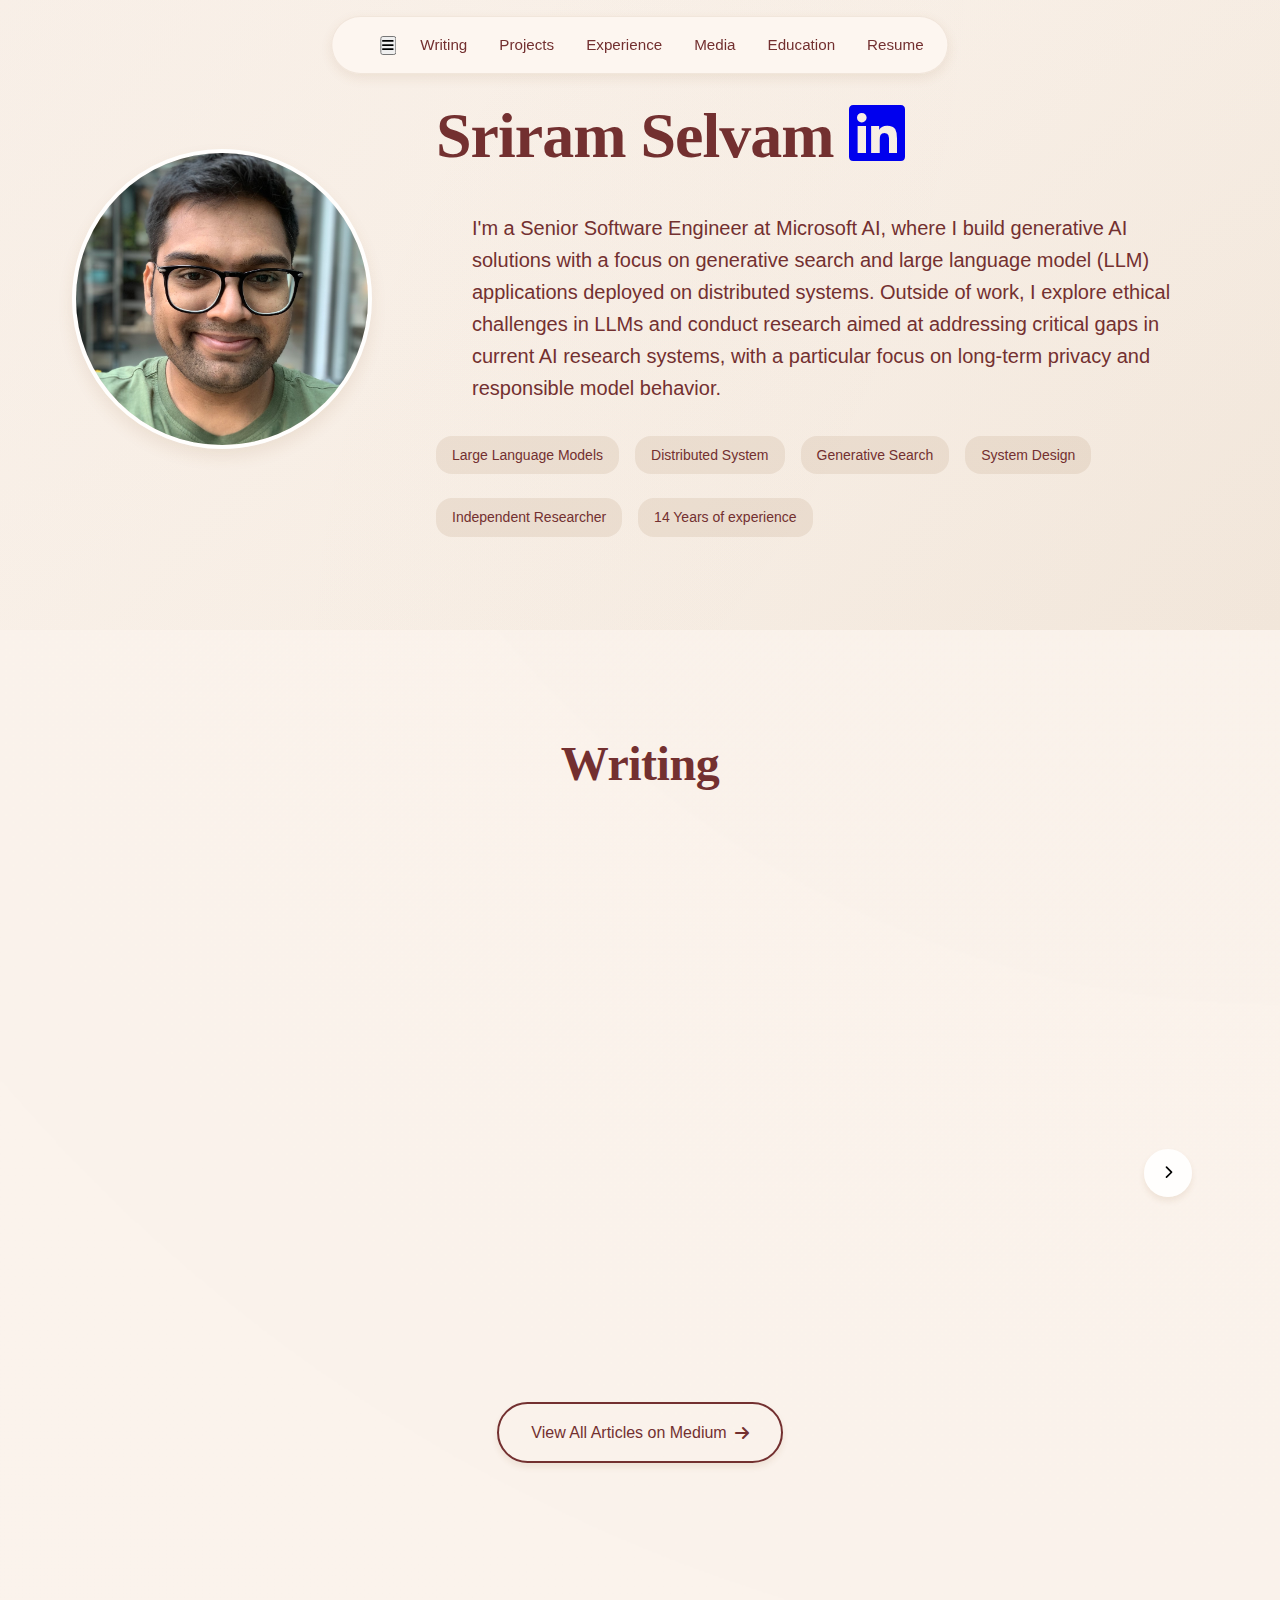
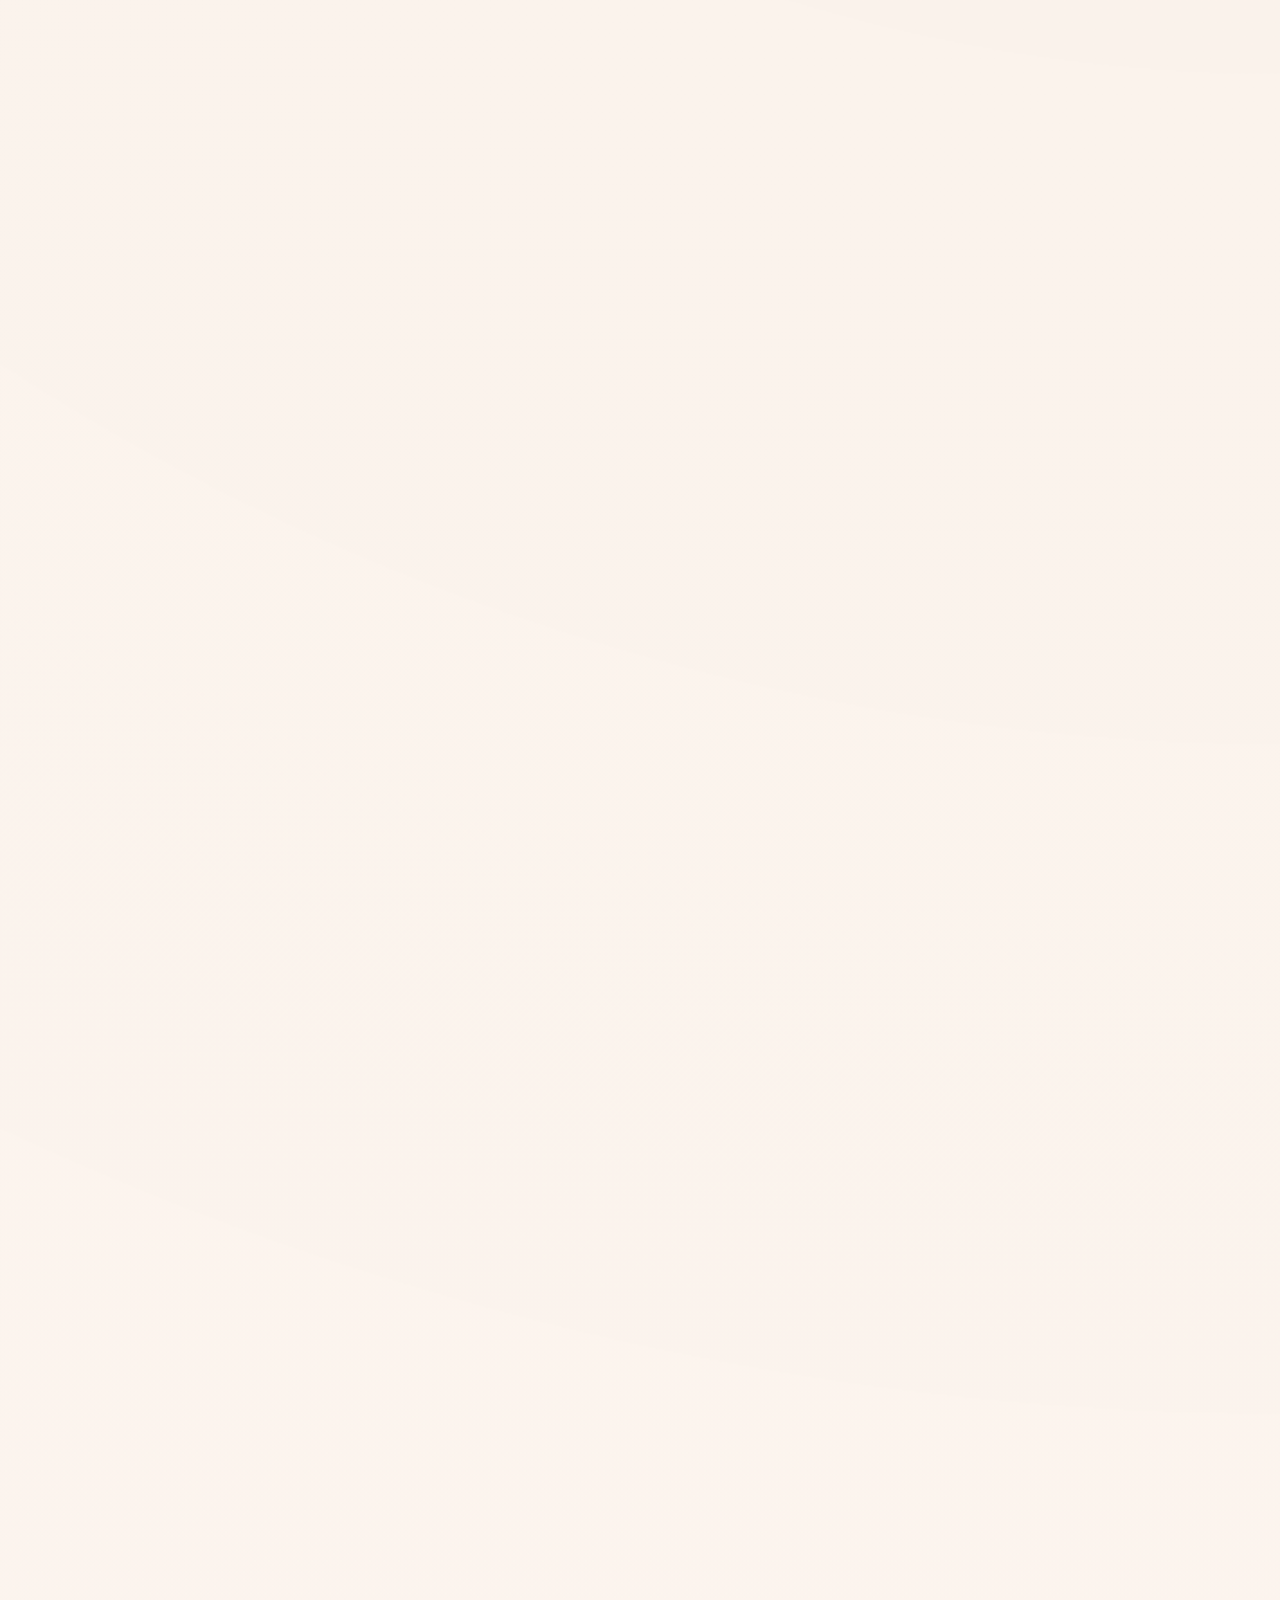
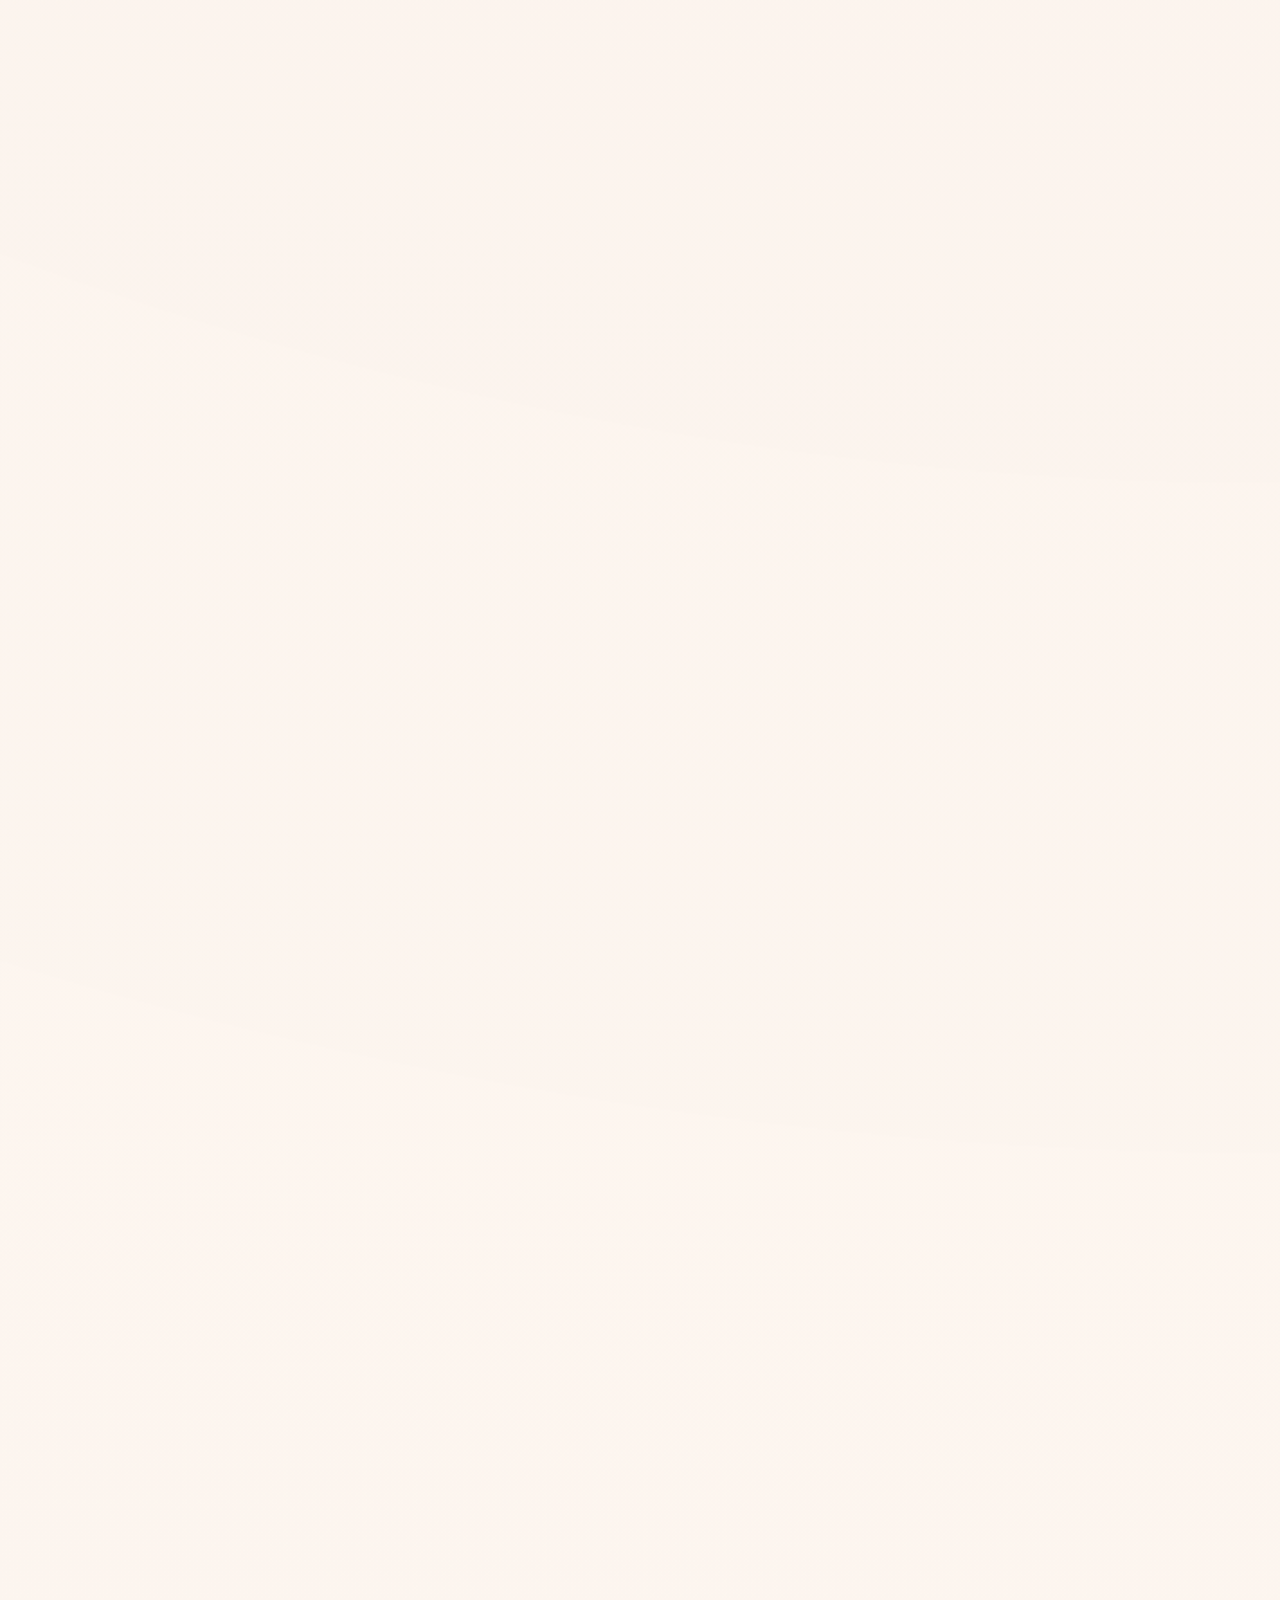
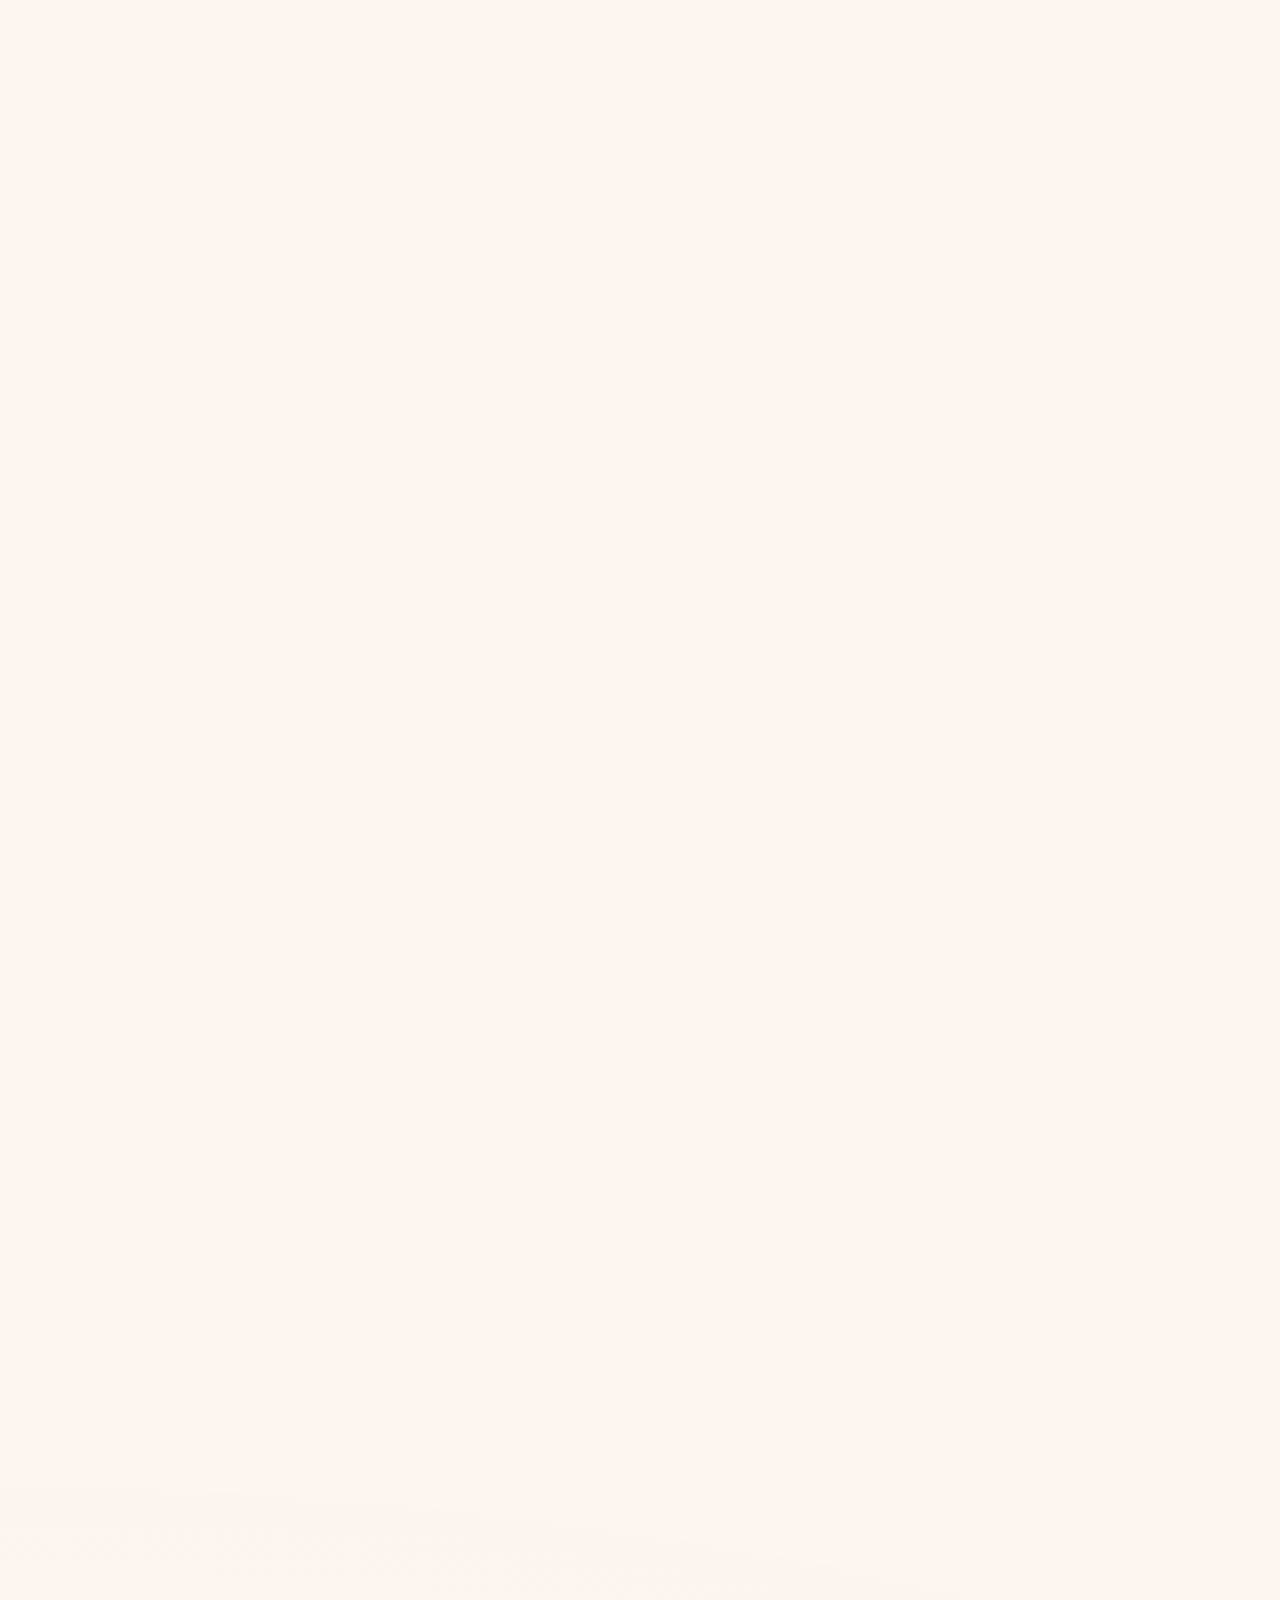
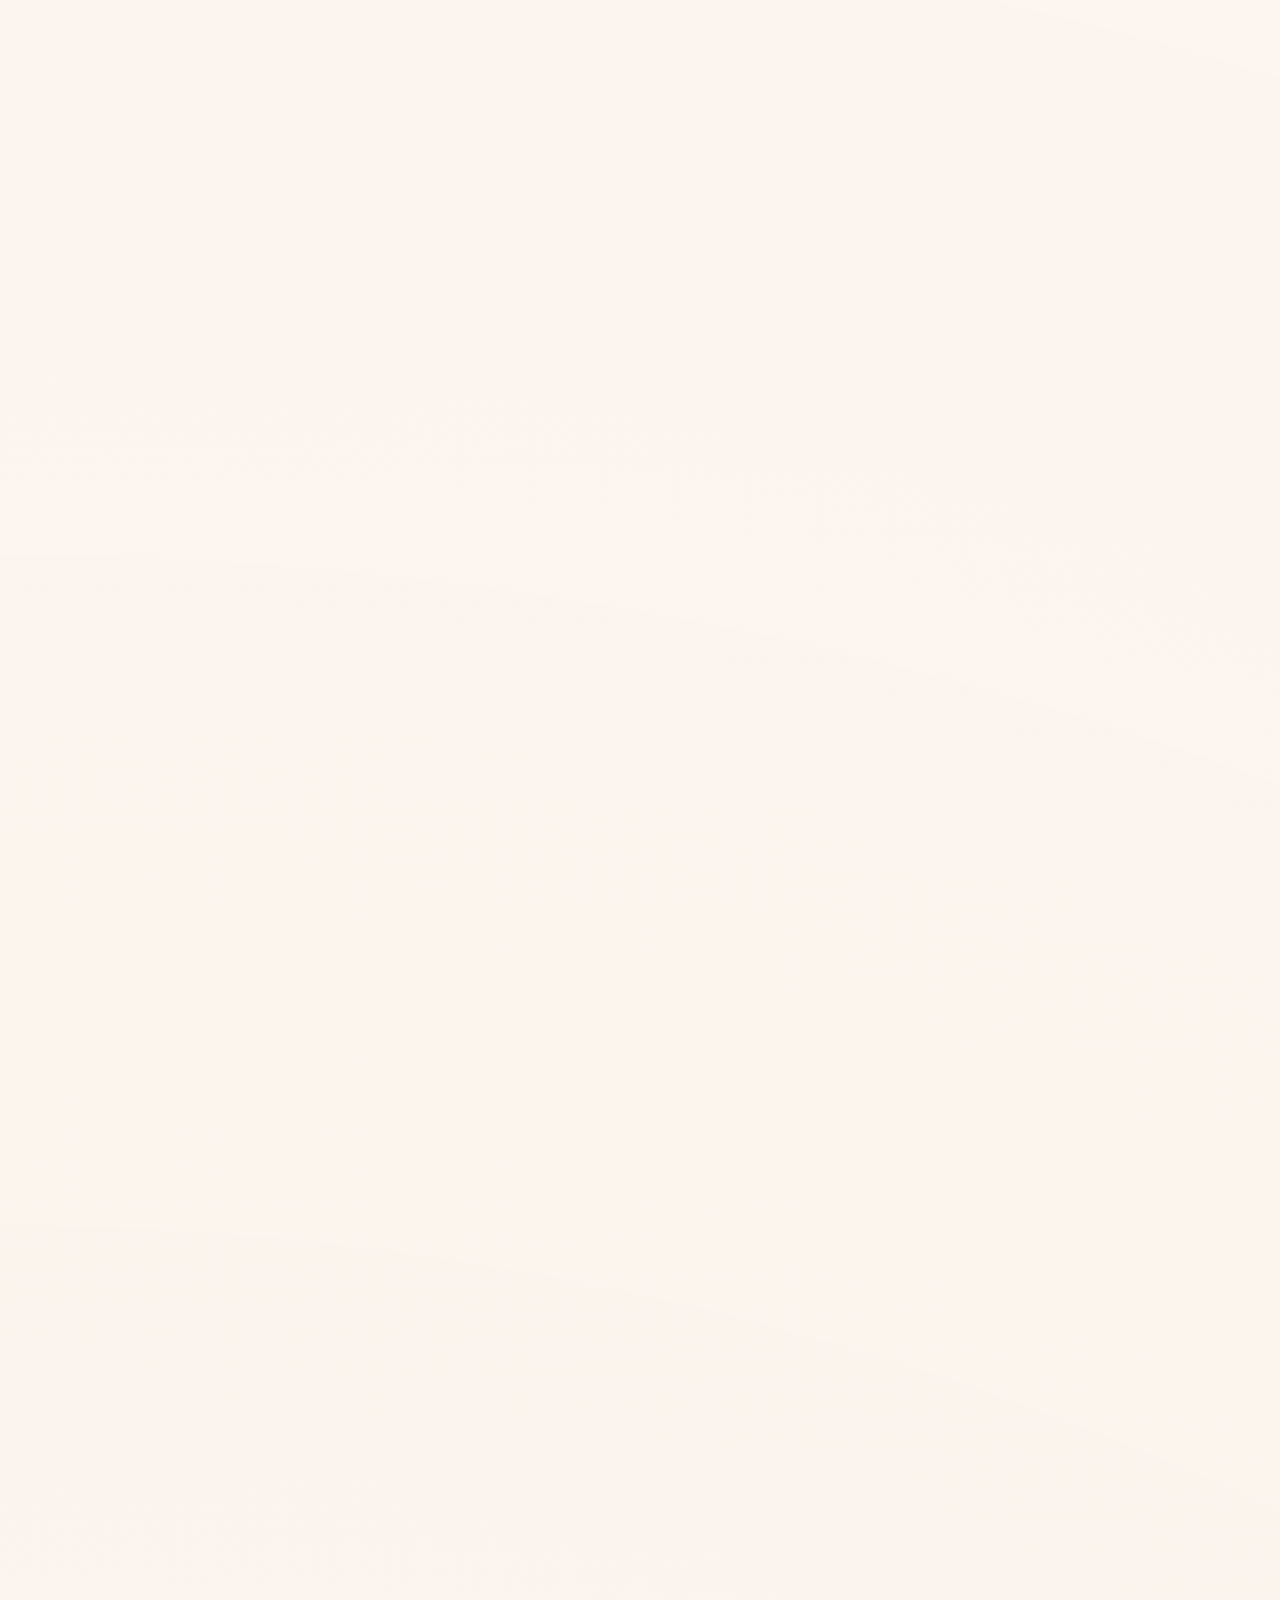
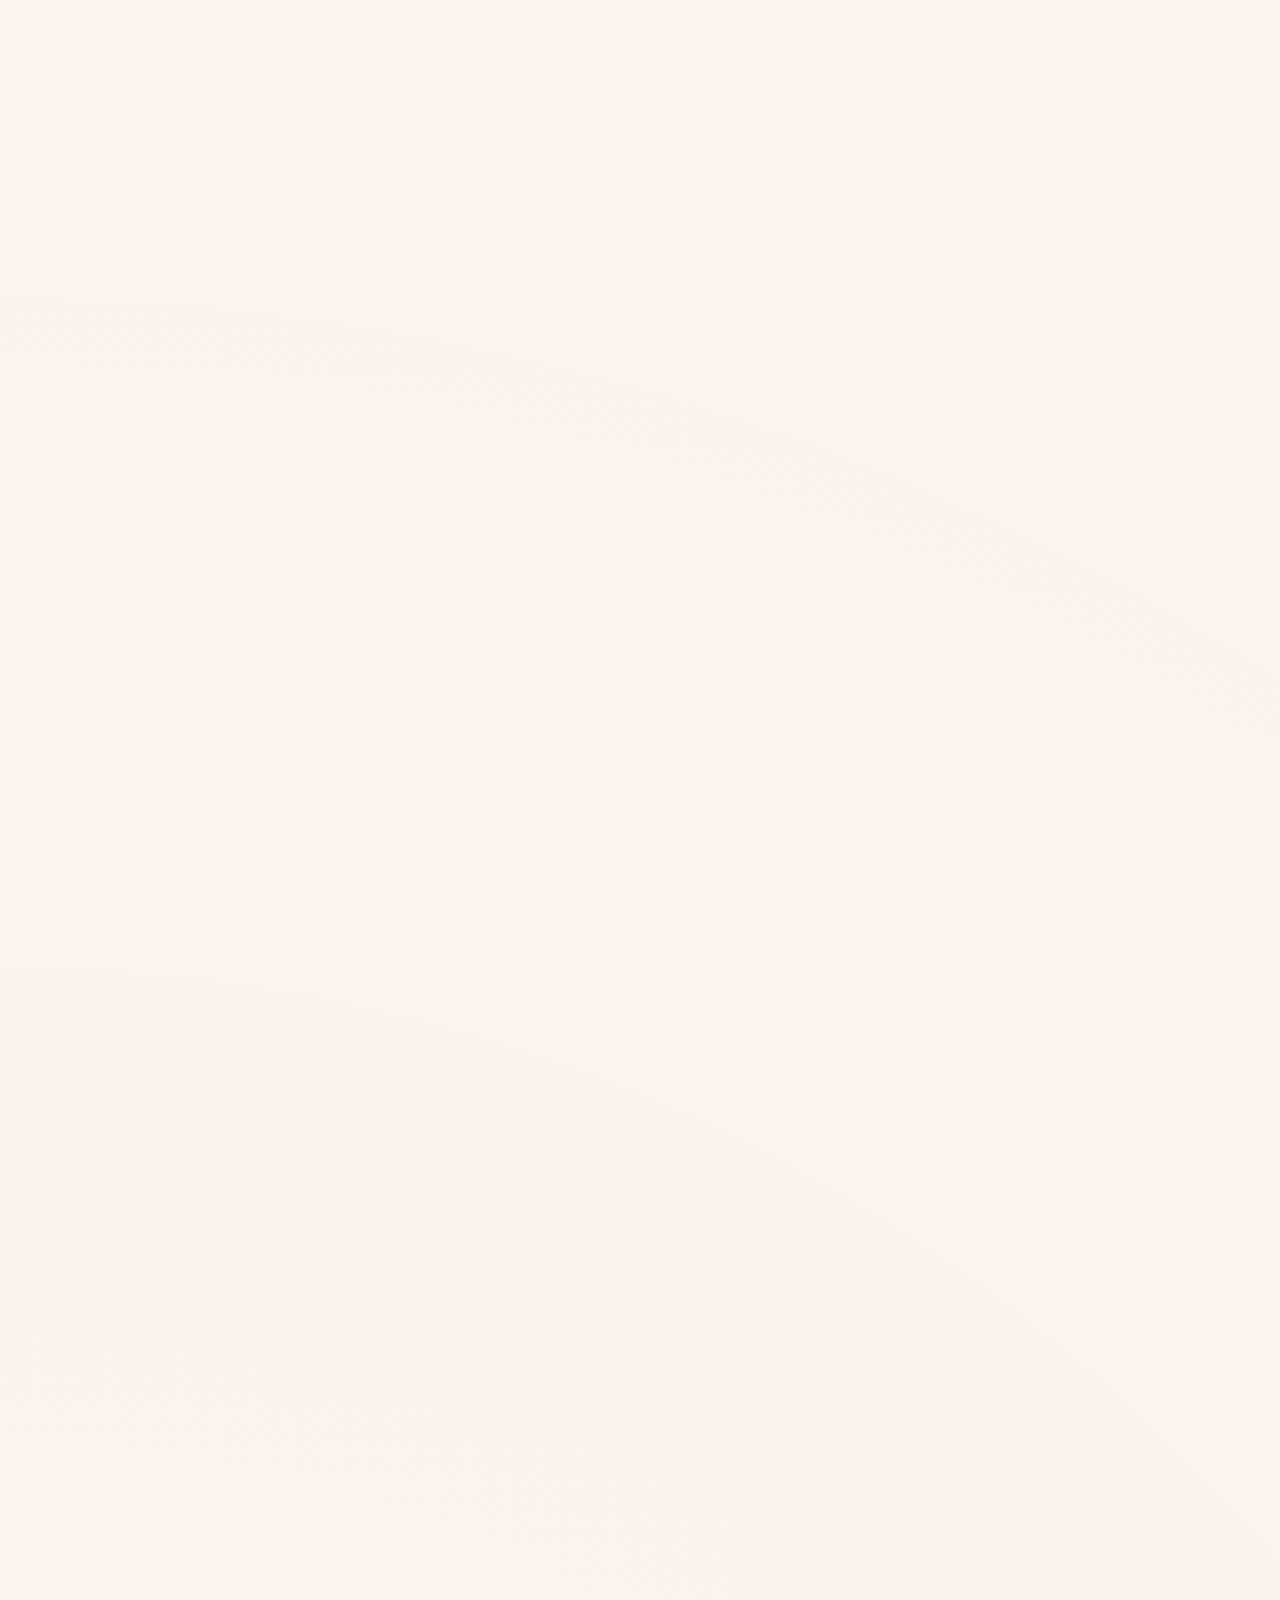
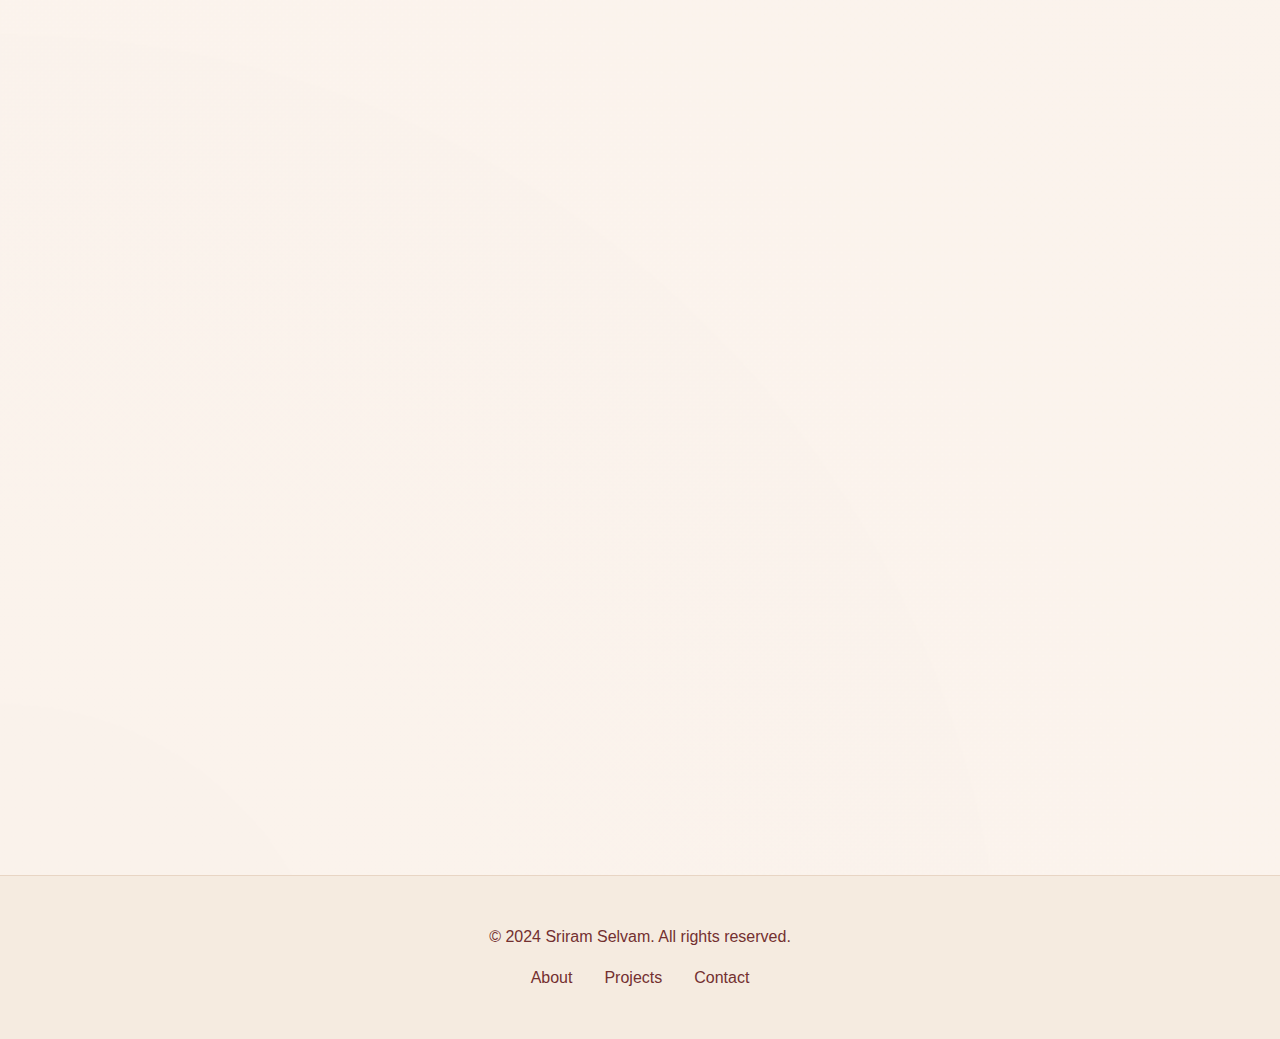
<file: index.html>
<!DOCTYPE html>
<html lang="en">
<head>
    <meta charset="UTF-8">
    <meta name="viewport" content="width=device-width, initial-scale=1.0">
    <title>Sriram Selvam - Software Engineer</title>
    <link rel="icon" type="image/svg+xml" href="favicon.svg">
    <link rel="stylesheet" href="styles.css">
    <link rel="stylesheet" href="https://cdnjs.cloudflare.com/ajax/libs/font-awesome/6.0.0/css/all.min.css">
    <meta name="description" content="Sriram Selvam ">
</head>
<body>
    <nav class="navbar">
        <div class="nav-content">
            <a href="#hero" class="nav-name">Sriram Selvam</a>
            <button class="mobile-menu-btn" aria-label="Toggle Menu">
                <i class="fas fa-bars"></i>
            </button>
            <div class="nav-links">
                <a href="#writing">Writing</a>
                <a href="#projects">Projects</a>
                <a href="#experience">Experience</a>
                <a href="#media">Media</a>
                <a href="#education">Education</a>
                <a href="#resume">Resume</a>
            </div>
        </div>
    </nav>

    <header id="hero" class="hero">
        <div class="hero-content">
            <div class="profile-container">
                <img src="media/profilepic.jpg" alt="Sriram Selvam" class="profile-picture">
            </div>
            <div class="hero-text">
                <h1>Sriram Selvam <a href="https://www.linkedin.com/in/sriramselvam/" target="_blank" class="name-linkedin-link"><i class="fab fa-linkedin"></i></a></h1>
                <p class="subtitle">I'm a Senior Software Engineer at Microsoft AI, where I build generative AI solutions with a focus on generative search and large language model (LLM) applications deployed on distributed systems. Outside of work, I explore ethical challenges in LLMs and conduct research aimed at addressing critical gaps in current AI research systems, with a particular focus on long-term privacy and responsible model behavior.</p>
                <div class="skills">
                    <span class="skill-tag">Large Language Models</span>
                    <span class="skill-tag">Distributed System</span>
                    <span class="skill-tag">Generative Search</span>
                    <span class="skill-tag">System Design</span>
                    <span class="skill-tag">Independent Researcher</span>
                    <span class="skill-tag">14 Years of experience</span>
                </div>
            </div>
        </div>
    </header>

    <main>
        <section id="writing" class="section">
            <h2>Writing</h2>
            <div class="content">
                <div class="writing-grid">
                    <article class="writing-item">
                        <div class="content-wrapper">
                            <span class="category">Guide</span>
                            <h3>Running Language Models Locally</h3>
                            <p class="date">Feb 18, 2025</p>
                            <p class="description">Language models are transforming the way we interact with AI, with services like ChatGPT, Copilot, Gemini, and Perplexity offering seamless conversational ..</p>
                        </div>
                        <div class="button-container">
                            <a href="https://medium.com/llm-everything/running-language-models-locally-a-beginners-guide-cfd645e7d08b" class="button" target="_blank" rel="noopener noreferrer">Continue reading <i class="fas fa-arrow-right"></i></a>
                        </div>
                    </article>
                    <article class="writing-item">
                        <div class="content-wrapper">
                            <span class="category">Research Read</span>
                            <h3>Does ChatGPT's memory contain PII?</h3>
                            <p class="date">Feb 2, 2025</p>
                            <p class="description">Yes, it does. Though it doesn't divulge that information easily, it may be possible to extract PII with specialized attacks. In the last post What makes LLM memorize things?</p>
                        </div>
                        <div class="button-container">
                            <a href="https://medium.com/llm-everything/does-chatgpts-memory-contain-pii-8401bee9e1ce" class="button" target="_blank" rel="noopener noreferrer">Continue reading <i class="fas fa-arrow-right"></i></a>
                        </div>
                    </article>
                    <article class="writing-item">
                        <div class="content-wrapper">
                            <span class="category">Research Read</span>
                            <h3>What makes LLM memorize things?</h3>
                            <p class="date">Jan 26, 2025</p>
                            <p class="description">As we enter 2025, LLMs have become ubiquitous, and it's now widely understood that they can retain information from their training data. We've all witnessed this in ..</p>
                        </div>
                        <div class="button-container">
                            <a href="https://medium.com/llm-everything/how-well-does-llm-remember-things-67d076efff26" class="button" target="_blank" rel="noopener noreferrer">Continue reading <i class="fas fa-arrow-right"></i></a>
                        </div>
                    </article>
                </div>
                <div class="carousel-controls">
                    <button class="carousel-prev" aria-label="Previous"><i class="fas fa-chevron-left"></i></button>
                    <button class="carousel-next" aria-label="Next"><i class="fas fa-chevron-right"></i></button>
                </div>
                <div class="view-more-container">
                    <a href="https://medium.com/llm-everything" class="button secondary" target="_blank" rel="noopener noreferrer">View All Articles on Medium <i class="fas fa-arrow-right"></i></a>
                </div>
            </div>
        </section>

        <section id="projects" class="section">
            <h2>Selected Projects</h2>
            <div class="content">
                <div class="projects-grid">
                    <article class="project-card">
                        <div class="project-content">
                            <div class="project-header">
                                <div class="project-title-group">
                                    <img src="media/copilot-color.svg" alt="Copilot Search" class="project-logo">
                                    <h3>Copilot Search</h3>
                                </div>
                                <span class="status">Active</span>
                            </div>
                            <p class="description">Copilot Search seamlessly blends the best of traditional and generative search together to help you find what you need. </p>

                            <p class="description">I work on identifying and integrating enrichments—such as answer cards, videos, and images—with LLM-generated text responses. Along with my team, I build and maintain the online enrichment engine that serves millions of users every day.</p>

                            <div class="project-links">
                                <a href="https://www.bing.com/copilotsearch?q=What%20is%20copilot%20search%20in%20Bing&FORM=CSSCOP" class="button" target="_blank" rel="noopener noreferrer">Try Now <i class="fas fa-arrow-right"></i></a>
                                <a href="https://blogs.bing.com/search/April-2025/Introducing-Copilot-Search-in-Bing" class="button secondary" target="_blank" rel="noopener noreferrer">Official Blog <i class="fab fa-microsoft"></i></a>
                            </div>
                        </div>
                    </article>

                    <article class="project-card">
                        <div class="project-content">
                            <div class="project-header">
                                <div class="project-title-group">
                                    <img src="media/bing.svg" alt="Generative Search" class="project-logo">
                                    <h3>Generative Search</h3>
                                </div>
                                <span class="status">Active</span>
                            </div>
                            <p class="description">This experience combines the foundation of Bing's search results with the power of large and small language models (LLMs and SLMs). It understands the search query, reviews millions of sources of information, dynamically matches content, and generates search results in a new AI-generated layout to fulfill the intent of the user's query more effectively.</p>
                            <p class="description">I'm one of the core founding team members behind Bing's Generative Search result generation framework (patent pending). Together with my team, I designed and built the initial framework for enrichment data retrieval, LLM/RAG-based enrichment pairing techniques, and LLM-driven evaluation and metrics. This pipeline has powered the generation of millions of enriched result pages, significantly enhancing user experience at scale.</p>
                            <div class="project-links">
                                <a href="https://www.bing.com/search?q=how+do+i+set+up+a+dslr+to+take+photos+of+the+stars&filters=optdocid%3A%22CECE8E9230FA6E91BD511657F6F5055E0EE16A897FDD6FC830E46D5D1348FD68%22+fcid:%220-45e6c10c-9a5b-40d8-99ae-28d50ee65751%22+itemid:%227%22&crslsl=996&efirst=1" class="button" target="_blank" rel="noopener noreferrer">Try Now <i class="fas fa-arrow-right"></i></a>
                                <a href="https://blogs.bing.com/search/July-2024/generativesearch" class="button secondary" target="_blank" rel="noopener noreferrer">Official Blog <i class="fab fa-microsoft"></i></a>
                            </div>
                        </div>
                    </article>

                    <article class="project-card">
                        <div class="project-content">
                            <div class="project-header">
                                <div class="project-title-group">
                                    <img src="media/hf-logo.svg" alt="PANORAMA Dataset and Benchmarks" class="project-logo">
                                    <h3>PANORAMA: A synthetic PII-laced dataset for studying sensitive data memorization in LLMs</h3>
                                </div>
                                <span class="status">Active</span>
                            </div>
                            <p class="description">I co-developed PANORAMA, a large-scale synthetic dataset of 384K samples from 9.6K realistic human profiles to model the distribution and context of PII in online content. This was developed specifically to help researchers working in the space to reliably evaluate their mitigation strategies and quantify various modeling techniques for their efficacy at not remembering sensitive private information. </p>
                            <p class="description">Using OpenAI's o3-mini, we generated diverse web-native formats—social posts, reviews, wikis, and more—with embedded sensitive data. By fine-tuning Mistral-7B across varying data replication rates, we analyzed memorization patterns across content types, providing insights into privacy risks in LLM training. PANORAMA enables robust model auditing and privacy-preserving research, with open-source data and tooling.</p>
                            <div class="project-links">
                                <a href="https://arxiv.org/abs/2505.12238" class="button" target="_blank" rel="noopener noreferrer">View Paper <i class="fas fa-arrow-right"></i></a>
                                <a href="https://github.com/selvamsriram/PANORAMA-DataGen" class="button secondary" target="_blank" rel="noopener noreferrer">GitHub <i class="fab fa-github"></i></a>
                            </div>
                        </div>
                    </article>

                    <article class="project-card">
                        <div class="project-content">
                            <div class="project-header">
                                <div class="project-title-group">
                                    <img src="media/bing.svg" alt="Creator Assist" class="project-logo">
                                    <h3>Creator and Code Assist</h3>
                                </div>
                                <span class="status">Past</span>
                            </div>
                            <p class="description">This feature helps user get tailored LLM generated responses for their tasks with minimal prompting. Feature focuses on various areas such as email writing, story creation, code queries and creation.</p>
                            <p class="description">I developed the prompts and the prompt templating engine that powers this experience. In addition, I was responsible for assembling the UX customization panel, enabling flexible and user-friendly interactions.</p>
                            <div class="project-links">
                                <a href="https://www.bing.com/search?pglt=417&q=write+a+story+for+my+3+yo" class="button" target="_blank" rel="noopener noreferrer">Try Writing<i class="fas fa-arrow-right"></i></a>
                                <a href="https://www.bing.com/search?q=python%20code%20for%20tree%20traversal%20when%20viewed%20from%20top%20to%20bottom" class="button" target="_blank" rel="noopener noreferrer">Try Coding <i class="fas fa-arrow-right"></i></a>
                            </div>
                        </div>
                    </article>
                </div>
            </div>
        </section>

        <section id="experience" class="section">
            <h2>Industry Experience</h2>
            <div class="content">
                <div class="timeline">
        
                    <div class="timeline-item">
                        <div class="timeline-content">
                            <div class="timeline-header">
                                <h3>Microsoft Corporation</h3>
                                <span class="duration">Jun 2020 – Present</span>
                            </div>
                            <p class="role">Senior Software Engineer</p>
                            <p class="description">Worked across multiple teams in Bing including Copilot Search, Generative Search, Creator, Personas, and Knowledge Graph enrichment using LLMs.</p>
                            <div class="achievements">
                                <ul>
                                    <li>Worked with various teams in Bing to onboard various enrichment experiences into Copilot Search</li>
                                    <li>Designed and built the framework for collecting candidates and selecting the enrichments to go along with generated text responses.</li>
                                    <li>Designed and built the offline GPT data generation engine powering creation of millions of result pages for Bing Generative Search</li>
                                    <li>Filed patent with US PTO for the work on Generative Search</li>
                                    <li>Developed dynamic prompt system and customization panel for Bing Creator & Personas, expanding support to coding and productivity segments</li>
                                    <li>Increased engaged DAU by 15x through new segment integration and response control mechanisms</li>
                                    <li>Built service APIs to customize LLM response traits (style, content, creativity)</li>
                                    <li>Enhanced Bing's Knowledge Graph (Satori) using GPT-4 to extract contextual details while respecting ranking logic</li>
                                    <li>Powered entity refinement tabs (e.g., Cast, Watch, Plot) and proposed and developed experiences like Black Friday shopping deals</li>
                                    <li>Maintained high-quality data generation pipeline for millions of dynamic entities</li>
                                </ul>
                            </div>
                        </div>
                    </div>
        
                    <div class="timeline-item">
                        <div class="timeline-content">
                            <div class="timeline-header">
                                <h3>IP Infusion</h3>
                                <span class="duration">Nov 2013 – Aug 2018</span>
                            </div>
                            <p class="role">Technical Lead Engineer</p>
                            <p class="description">Led and contributed to protocol design, data center networking, and kernel-level enhancements for major clients including Ciena, Fujitsu, and Apple.</p>
                            <div class="achievements">
                                <ul>
                                    <li>Led team in implementing Path Computation Element Protocol (PCEP) per RFC 8281/8231 for Ciena's SDN MPLS tunnels</li>
                                    <li>Developed BGP Labelled Unicast by unifying IP/MPLS routes; received Best Individual Contributor award</li>
                                    <li>Implemented IP Fast Reroute in IS-IS protocol achieving zero traffic loss; recognized by IP Infusion CEO</li>
                                    <li>Designed RSTP for MC-LAG to eliminate broadcast loops in data center networks</li>
                                    <li>Enhanced Linux Kernel 3.16.7 to simulate L2 control protocols on VMs for protocol testing</li>
                                    <li>Delivered full VRF support for SSH, TELNET, SYSLOG, etc., in Debian using SNAT/DNAT/IP Tables; helped win Apple evaluation</li>
                                    <li>Reduced TRILL convergence time from 500ms to 5ms for Fujitsu's Japan deployment</li>
                                </ul>
                            </div>
                        </div>
                    </div>
        
                    <div class="timeline-item">
                        <div class="timeline-content">
                            <div class="timeline-header">
                                <h3>Aricent Group</h3>
                                <span class="duration">Oct 2011 – Nov 2013</span>
                            </div>
                            <p class="role">Software Engineer</p>
                            <p class="description">Worked on switching solutions for EPON OLT used in Japan's broadband infrastructure.</p>
                            <div class="achievements">
                                <ul>
                                    <li>Developed enhancements for Sumitomo Electric's FSU 7100 EPON OLT used by Time Warner Cable</li>
                                    <li>Implemented NTP support using socket-based integration with open NTPD</li>
                                    <li>Developed and tested features on IS-IS routing protocols in Aricent's Intelligent Switching Solution product</li>
                                </ul>
                            </div>
                        </div>
                    </div>
        
                </div>
            </div>
        </section>
        
        <section id="media" class="section">
            <h2>Media Coverage</h2>
            <p class="section-description">Selected media coverage highlighting features where I have been a key contributor.</p>
            <div class="content">
                <div class="media-quotes">
                    <article class="media-quote">
                        <blockquote>
                            <p>Copilot Search will make you want to use Bing again. I gave the AI search tool a try at Microsoft's 50th Anniversary Event in Redmond, but it's available for most Bing users right now.</p>
                            <div class="quote-attribution">
                                <span class="source-name">PCMag</span>
                                <a href="https://www.pcmag.com/news/copilot-search-i-tried-microsofts-new-ai-answer-tool-and-you-can-too" class="article-link" target="_blank" rel="noopener noreferrer">Read Article <i class="fas fa-arrow-right"></i></a>
                            </div>
                        </blockquote>
                    </article>

                    <article class="media-quote">
                        <blockquote>
                            <p>Microsoft has begun rolling out a new Copilot Search mode for its Bing search engine, integrating artificial intelligence to enhance search results with more personalised and context-aware responses.</p>
                            <div class="quote-attribution">
                                <span class="source-name">Business Standard</span>
                                <a href="https://www.business-standard.com/technology/tech-news/microsoft-brings-copilot-ai-powered-web-search-mode-on-bing-how-it-works-125022500477_1.html" class="article-link" target="_blank" rel="noopener noreferrer">Read Article <i class="fas fa-arrow-right"></i></a>
                            </div>
                        </blockquote>
                    </article>

                    <article class="media-quote">
                        <blockquote>
                            <p>Microsoft has launched its answer to Google's AI-powered search experiences: Bing generative search.</p>
                            <div class="quote-attribution">
                                <span class="source-name">TechCrunch</span>
                                <a href="https://techcrunch.com/2024/10/01/microsoft-brings-ai-powered-overviews-to-bing/" class="article-link" target="_blank" rel="noopener noreferrer">Read Article <i class="fas fa-arrow-right"></i></a>
                            </div>
                        </blockquote>
                    </article>

                    <article class="media-quote">
                        <blockquote>
                            <p>As first reported by Windows Latest, the new AI-related feature in Bing's Copilot will roll out across many platforms. Microsoft's silent release indicates that it is gearing up to directly challenge Google's AI Search.</p>
                            <div class="quote-attribution">
                                <span class="source-name">Tech Times</span>
                                <a href="https://www.techtimes.com/articles/309879/20250403/microsoft-unveils-bing-copilot-search-rival-googles-search-ai-mode-heres-how-access-it.htm" class="article-link" target="_blank" rel="noopener noreferrer">Read Article <i class="fas fa-arrow-right"></i></a>
                            </div>
                        </blockquote>
                    </article>

                    <article class="media-quote">
                        <blockquote>
                            <p>Microsoft's Bing search engine is leaning further in to artificial intelligence, with a new test feature that summarizes search results for users.</p>
                            <div class="quote-attribution">
                                <span class="source-name">CNET</span>
                                <a href="https://www.cnet.com/tech/services-and-software/microsoft-follows-google-with-generative-search-but-with-a-twist/" class="article-link" target="_blank" rel="noopener noreferrer">Read Article <i class="fas fa-arrow-right"></i></a>
                            </div>
                        </blockquote>
                    </article>
                </div>

                <!---
                <div class="view-more-container">
                    <a href="media.html" class="button secondary">View All Coverage <i class="fas fa-arrow-right"></i></a>
                </div>
                -->
            </div>
        </section>

        <section id="education" class="section">
            <h2>Education</h2>
            <div class="content">
                <div class="education-timeline">
                    <article class="education-item">
                        <div class="education-content">
                            <div class="education-header">
                                <div class="education-title">
                                    <img src="media/BlockU_RGB.png" alt="University of Utah" class="university-logo">
                                    <h3>University of Utah</h3>
                                </div>
                                <span class="degree">M.S. Computer Science</span>
                            </div>
                            <div class="education-details">
                                <div class="thesis">
                                    <h4>Thesis : Switch Assisted Peer To Peer</h4>
                                    <p>A novel Peer to Peer transfer protocol that utilizes programmable switches to reduce the network trunk traffic in data centers in multicast situations <a href="https://www.flux.utah.edu/paper/selvam-thesis" target="_blank" rel="noopener noreferrer">read more</a></p>
                                </div>
                                <div class="courses">
                                    <h4>Key Courses</h4>
                                    <div class="course-tags">
                                        <span class="course-tag">Machine Learning</span>
                                        <span class="course-tag">Natural Language Processing</span>
                                        <span class="course-tag">Advanced Algorithms</span>
                                        <span class="course-tag">Data Mining</span>
                                    </div>
                                </div>
                            </div>
                        </div>
                    </article>

                    <article class="education-item">
                        <div class="education-content">
                            <div class="education-header">
                                <div class="education-title">
                                    <img src="media/AnnaUniversity.png" alt="Anna University" class="university-logo">
                                    <h3>Anna University</h3>
                                </div>
                                <span class="degree">B.E. Computer Science</span>
                            </div>
                            <div class="education-details">
                                <div class="thesis">
                                    <h4>Project : Implementation of Realtime Face Detection using Viola Jones object detection framework</h4>
                                    <p>I led my group in implementing a Viola-Jones face detection framework using MATLAB, with a focus on optimizing latency for seamless integration into real-time video frames.<a href="https://www.flux.utah.edu/paper/selvam-thesis" target="_blank" rel="noopener noreferrer">read more</a></p>
                                </div>
                                <div class="courses">
                                    <h4>Key Courses</h4>
                                    <div class="course-tags">
                                        <span class="course-tag">Data Structures</span>
                                        <span class="course-tag">Computer Networks</span>
                                        <span class="course-tag">Operating Systems</span>
                                        <span class="course-tag">Database Systems</span>
                                        <span class="course-tag">Software Engineering</span>
                                    </div>
                                </div>
                            </div>
                        </div>
                    </article>
                </div>
            </div>
        </section>

        <section id="resume" class="section">
            <h2>Resume</h2>
            <div class="content">
                <div class="resume-header">
                    <p class="lead">Explore my professional journey and discover how I can bring value to your next project.</p>
                    <a href="media/SriramSelvamResumeJan2025.pdf" class="button" target="_blank" rel="noopener noreferrer">View Now<i class="fas fa-external-link-alt"></i></a>
                </div>
            </div>
        </section>
    </main>

    <footer>
        <div class="footer-content">
            <p>&copy; 2024 Sriram Selvam. All rights reserved.</p>
            <div class="footer-links">
                <a href="#about">About</a>
                <a href="#projects">Projects</a>
                <a href="#contact">Contact</a>
            </div>
        </div>
    </footer>

    <script src="script.js"></script>
</body>
</html>
</file>
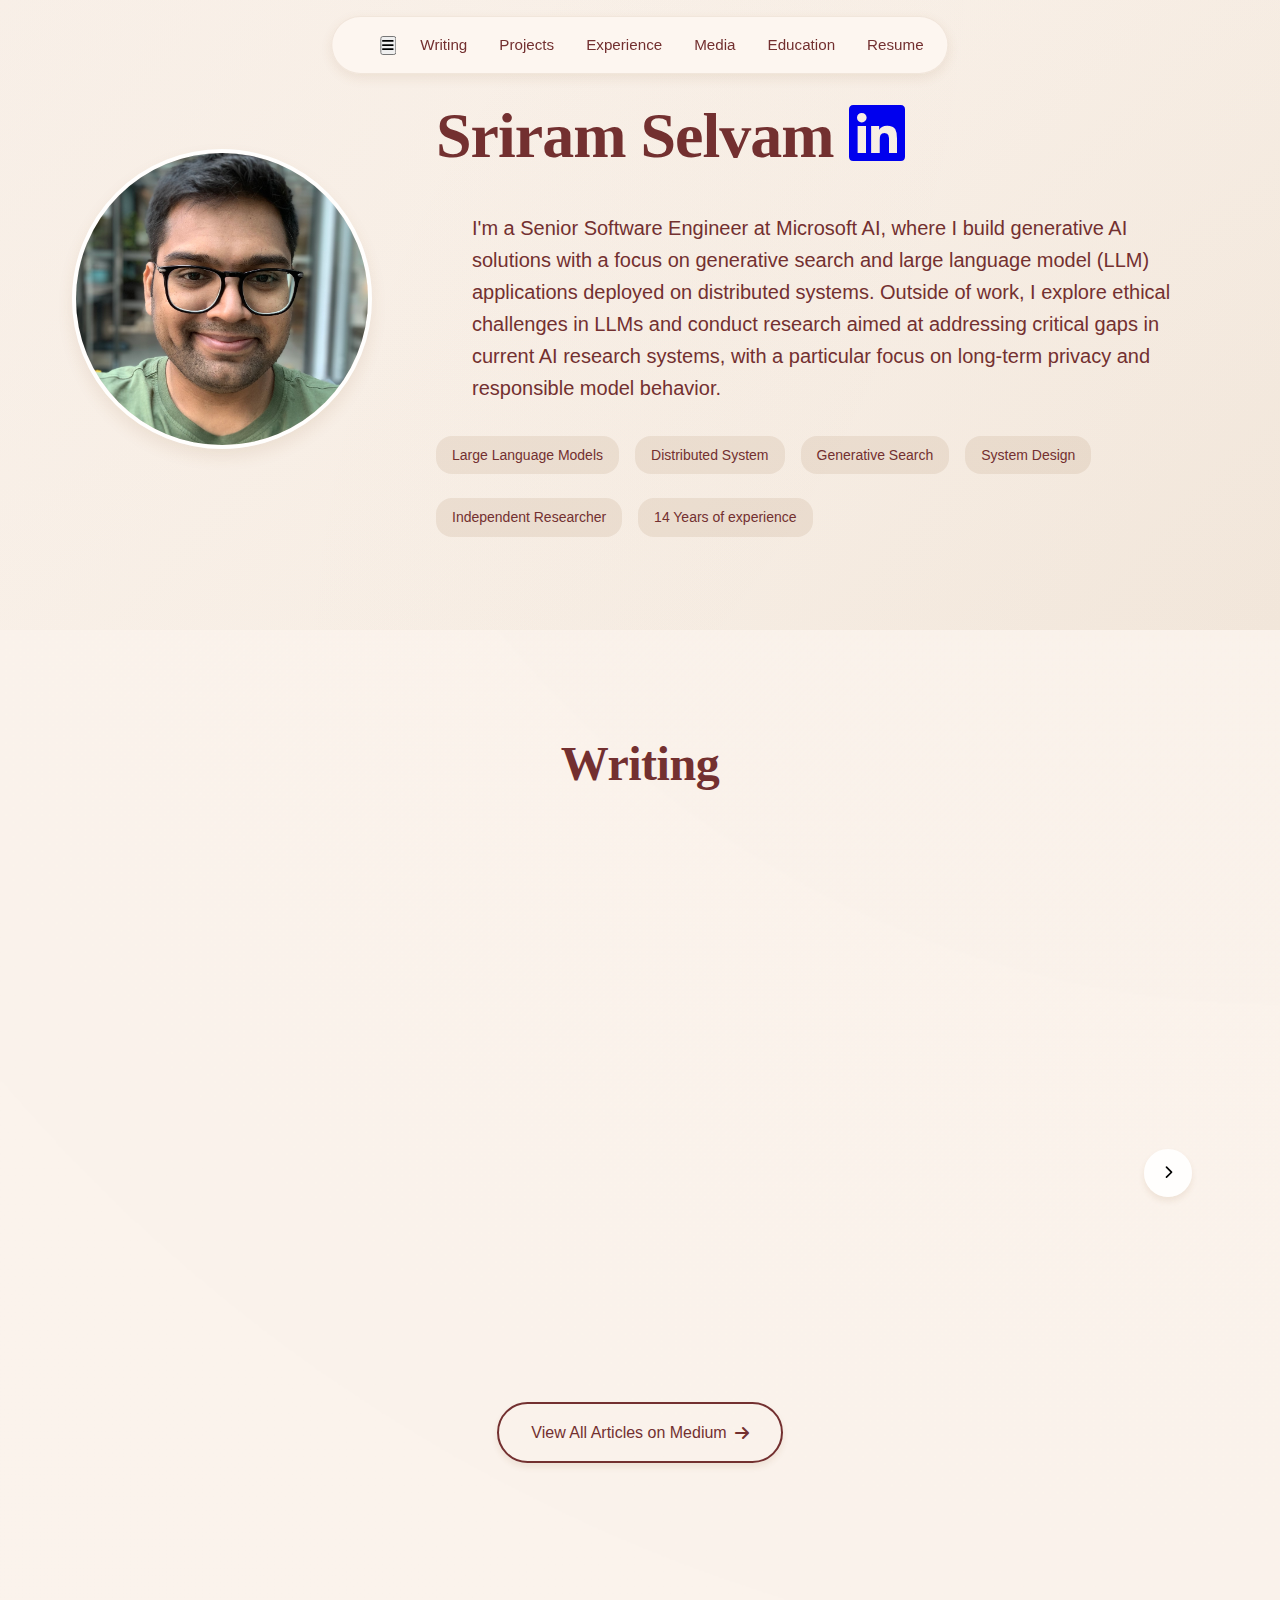
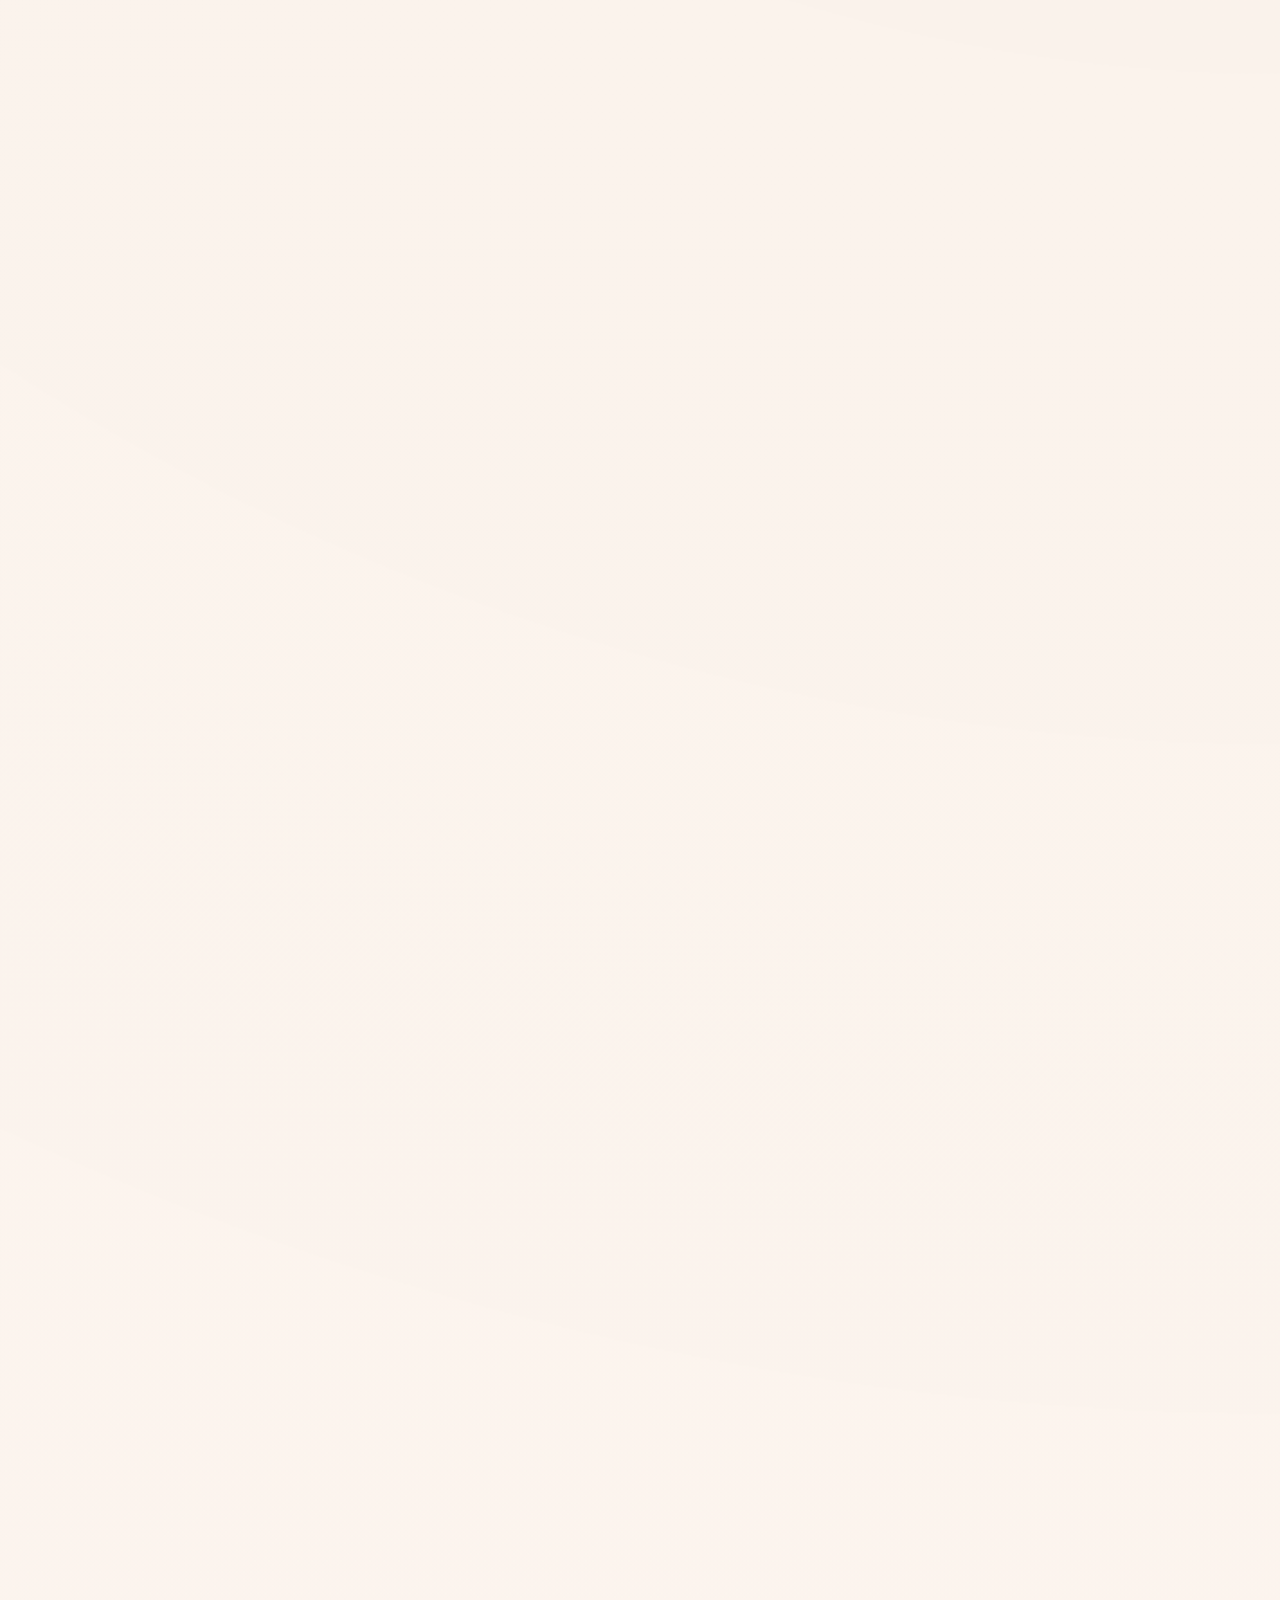
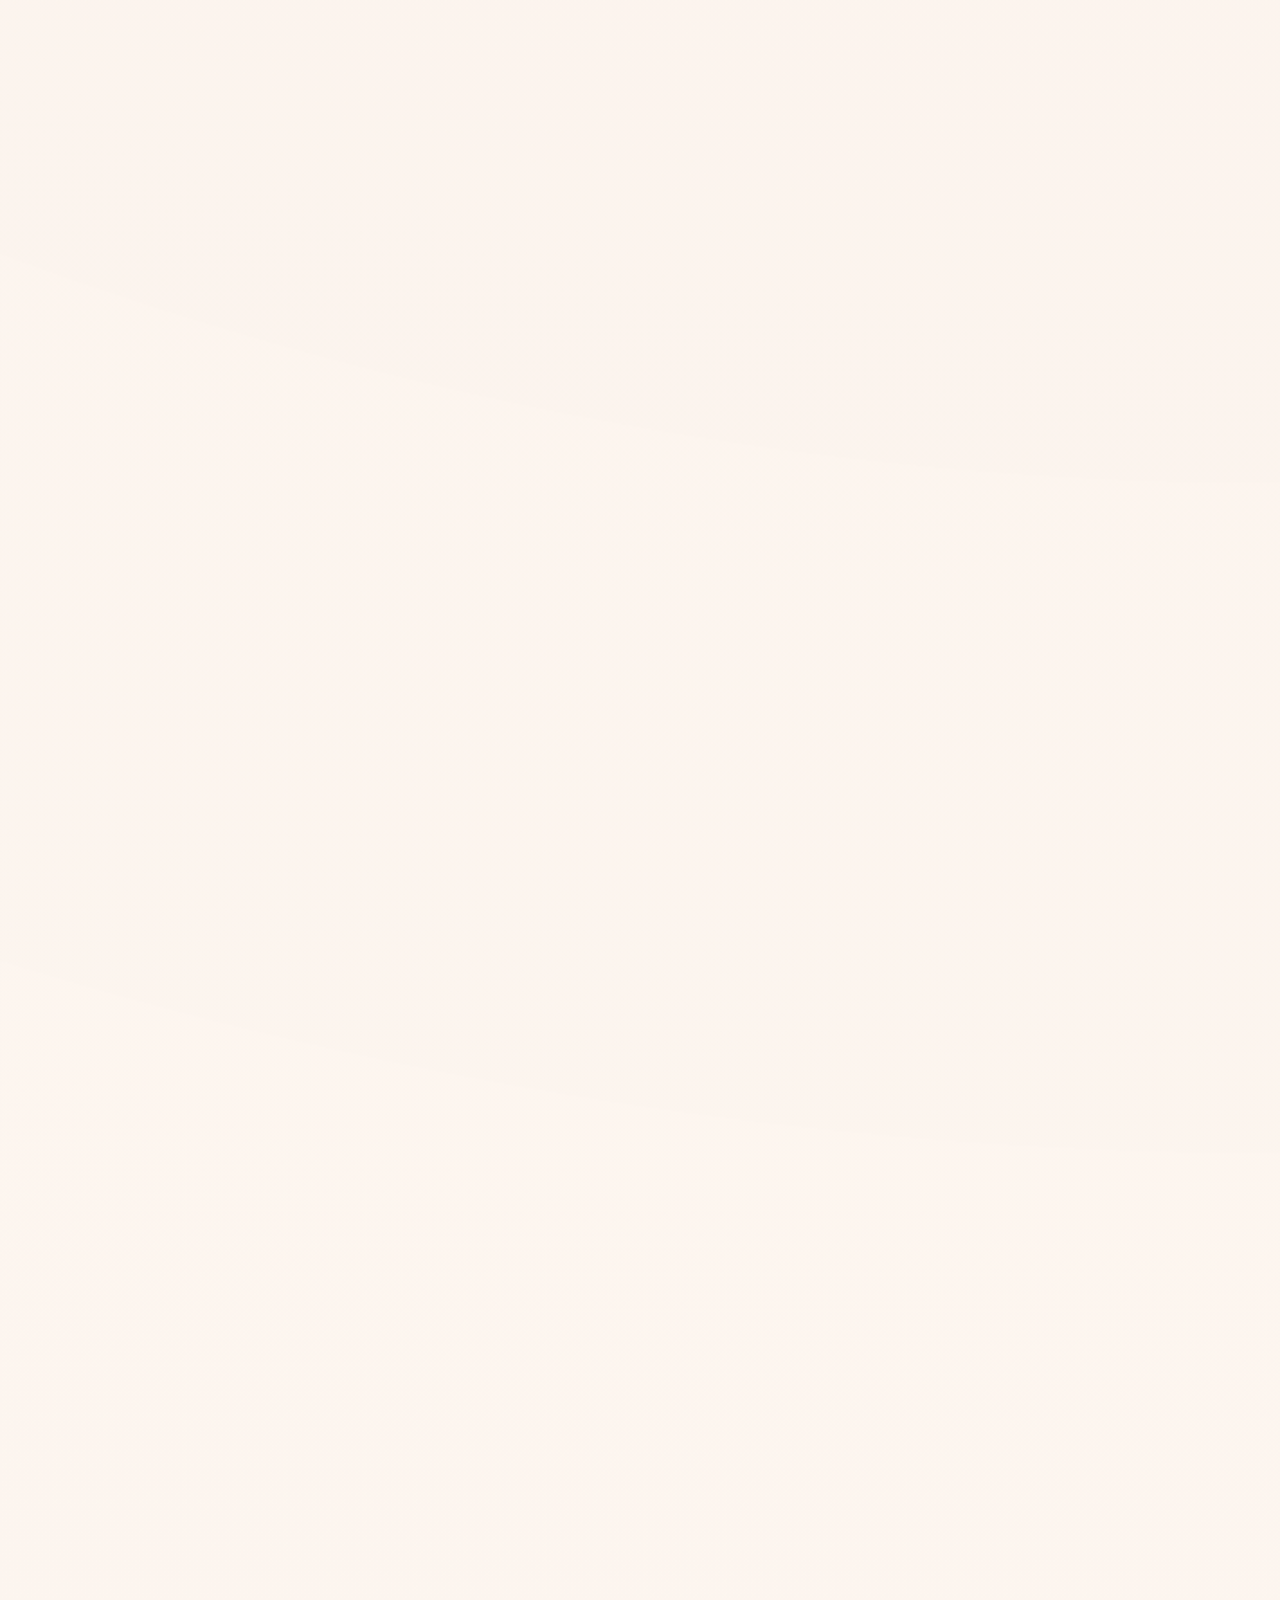
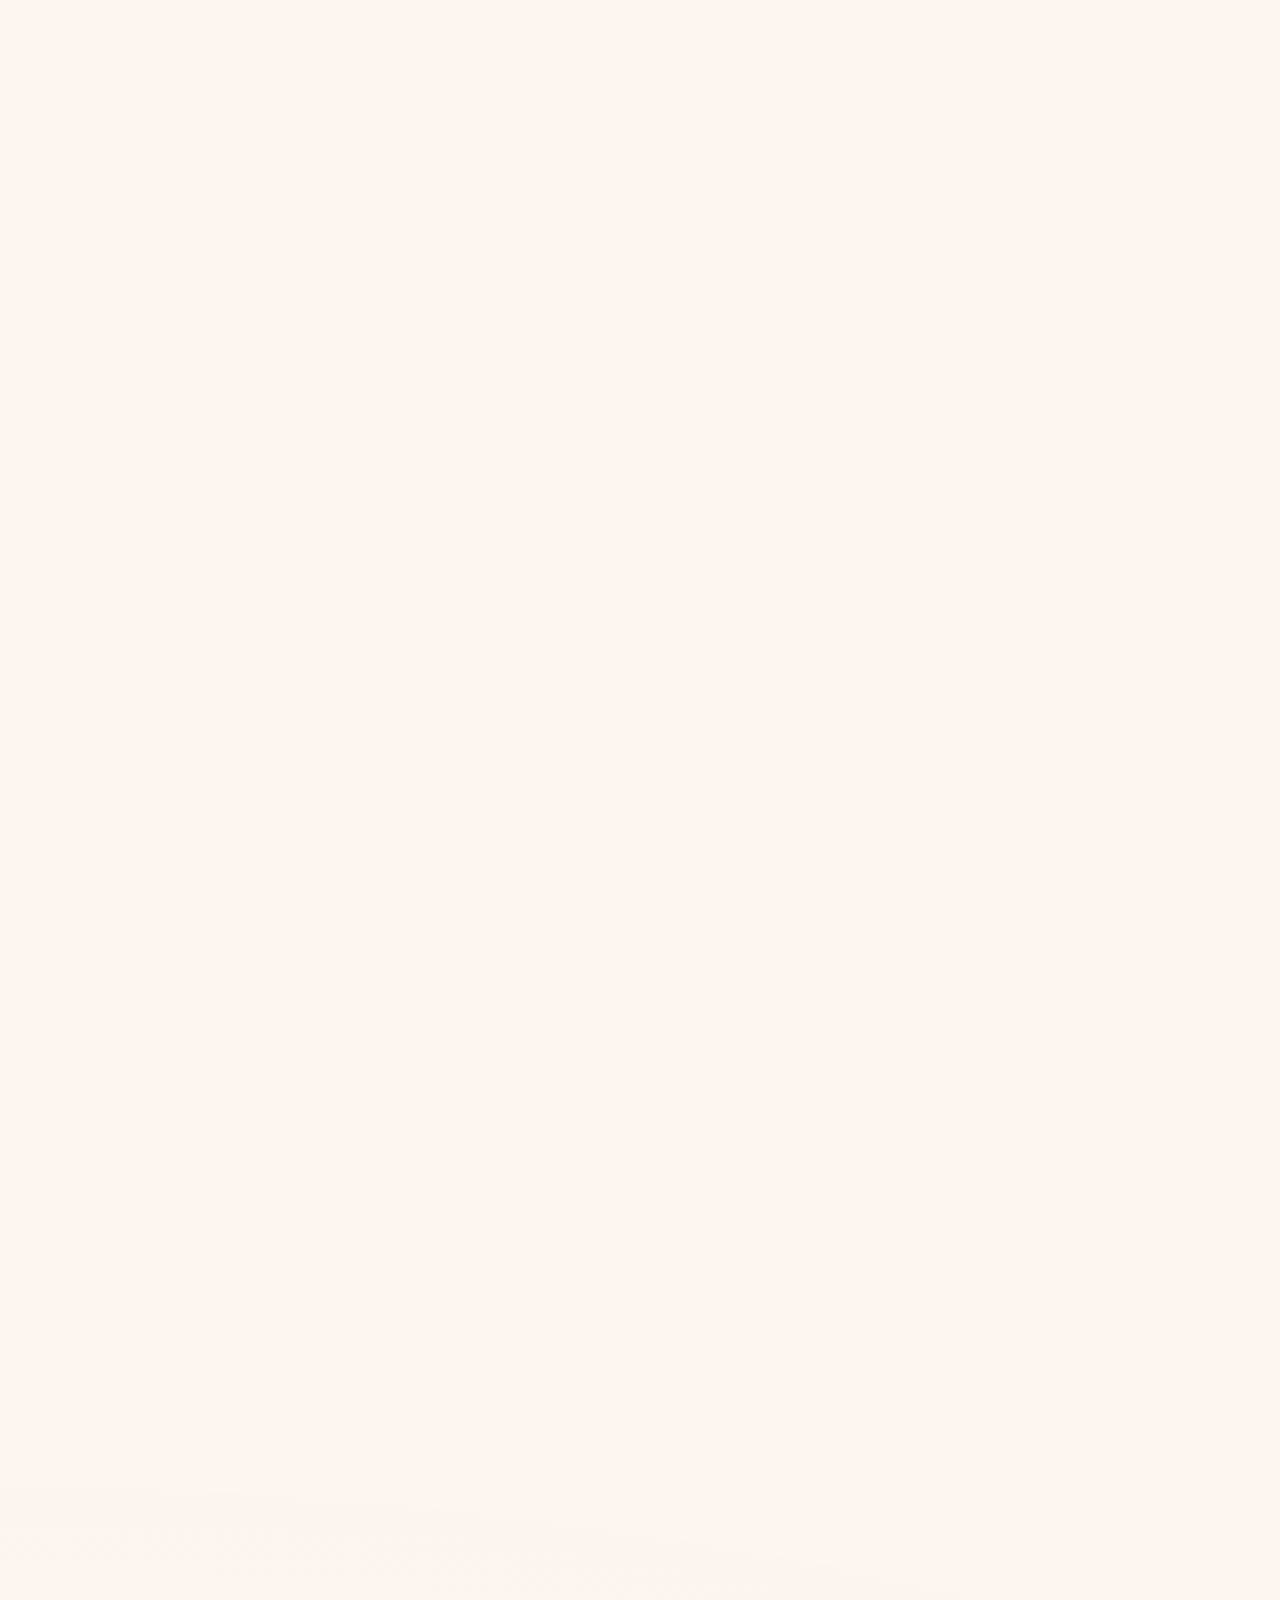
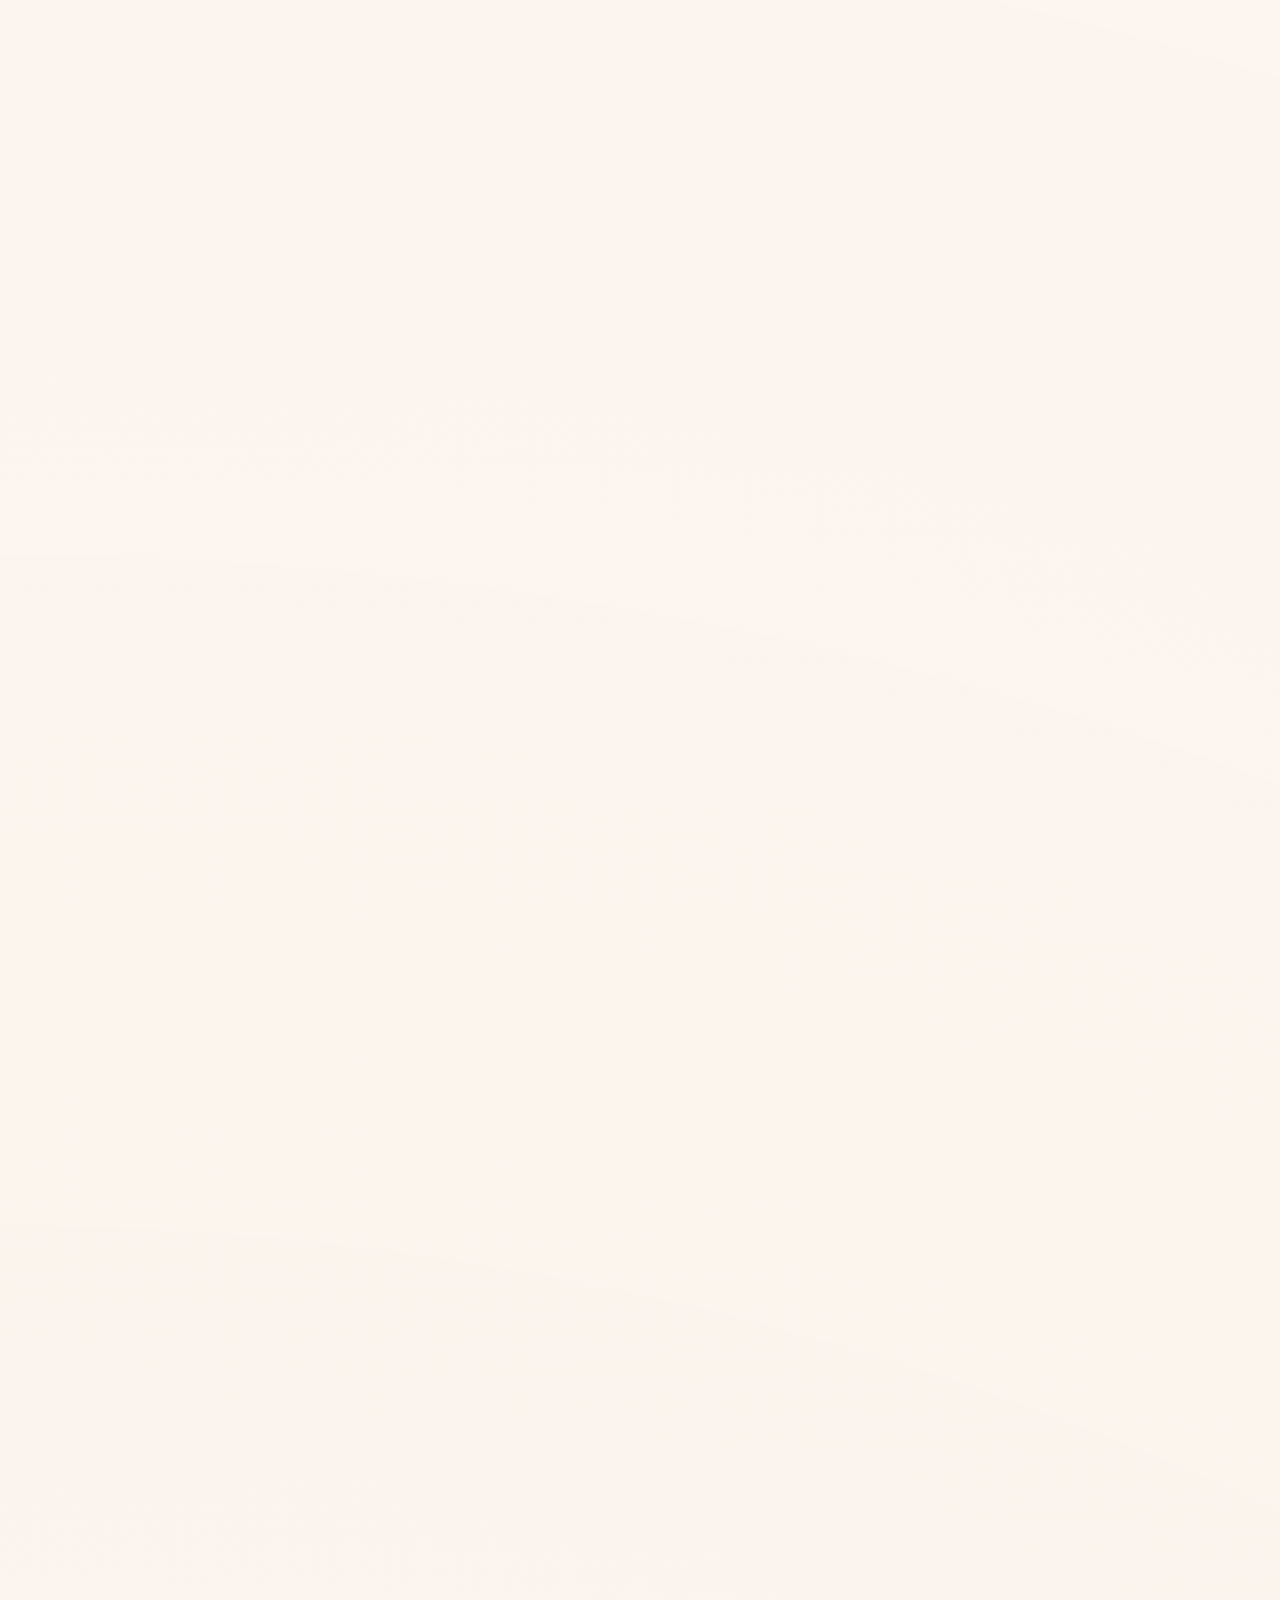
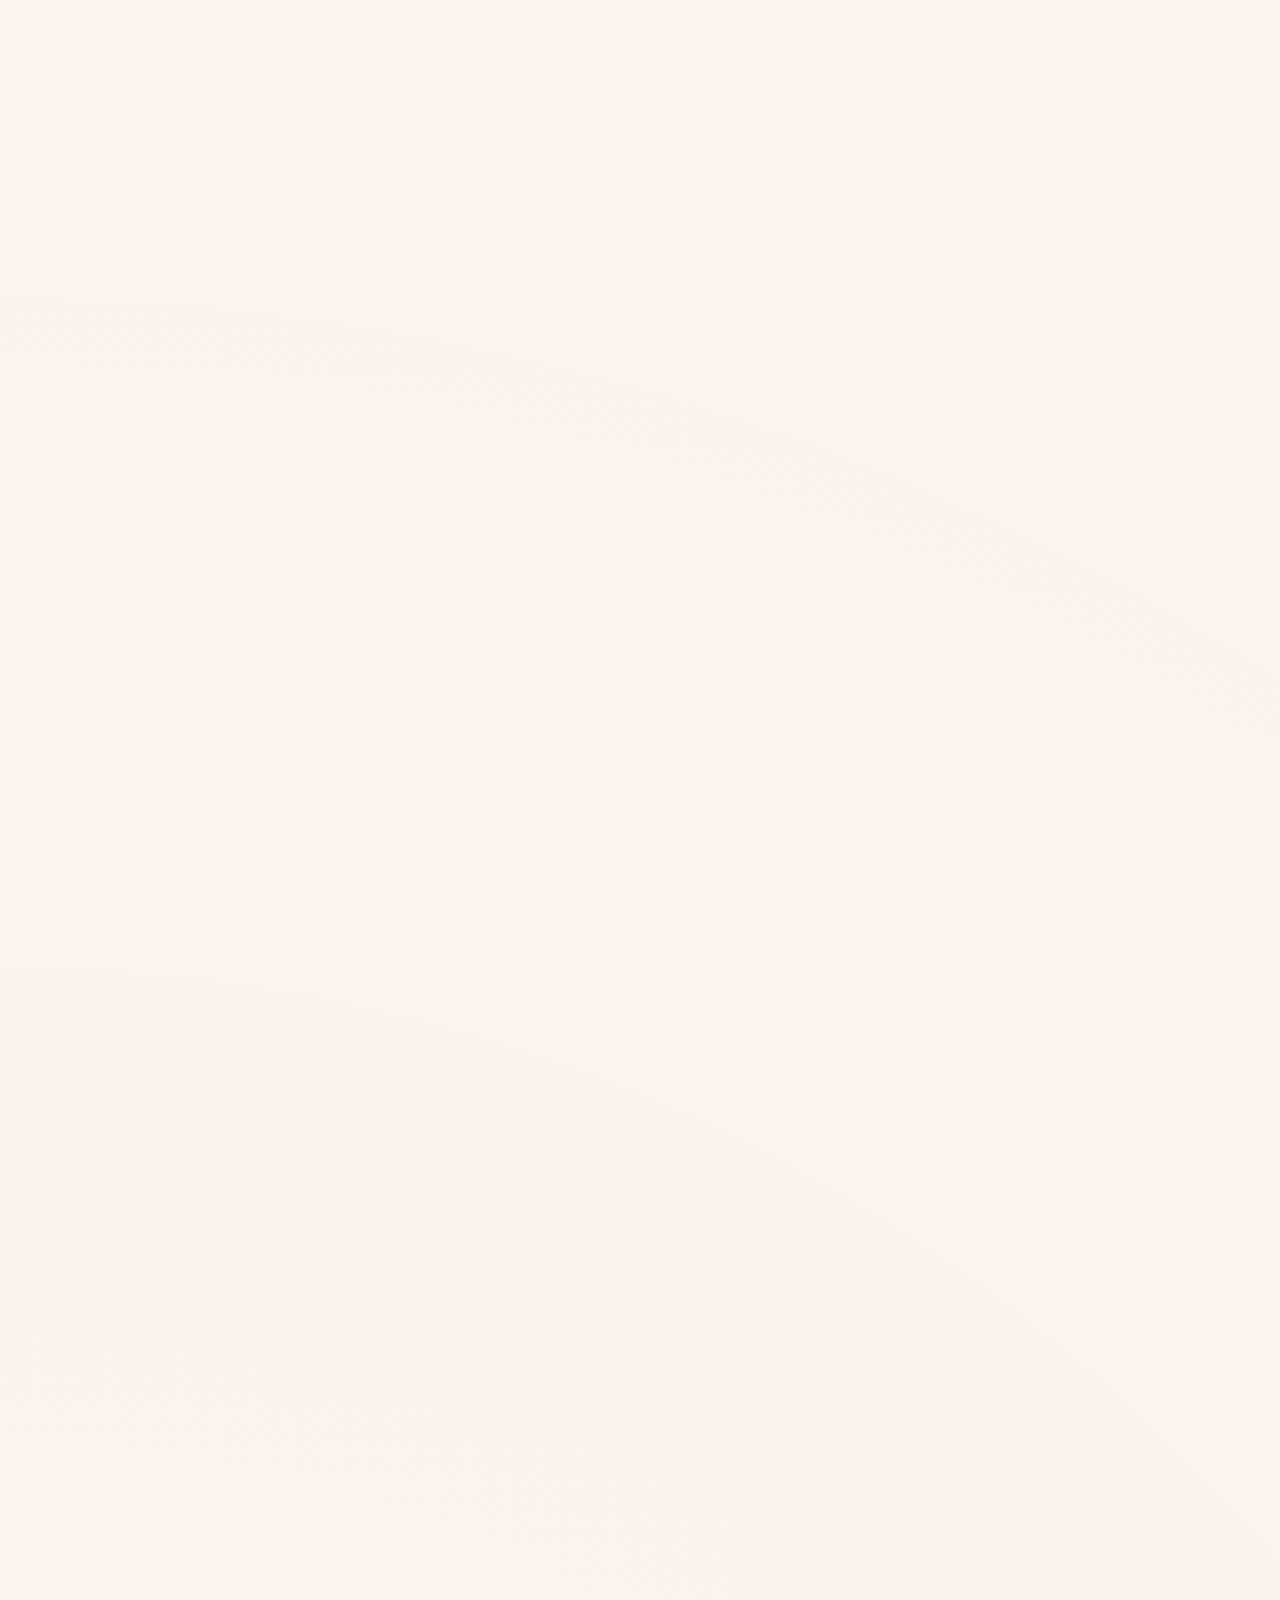
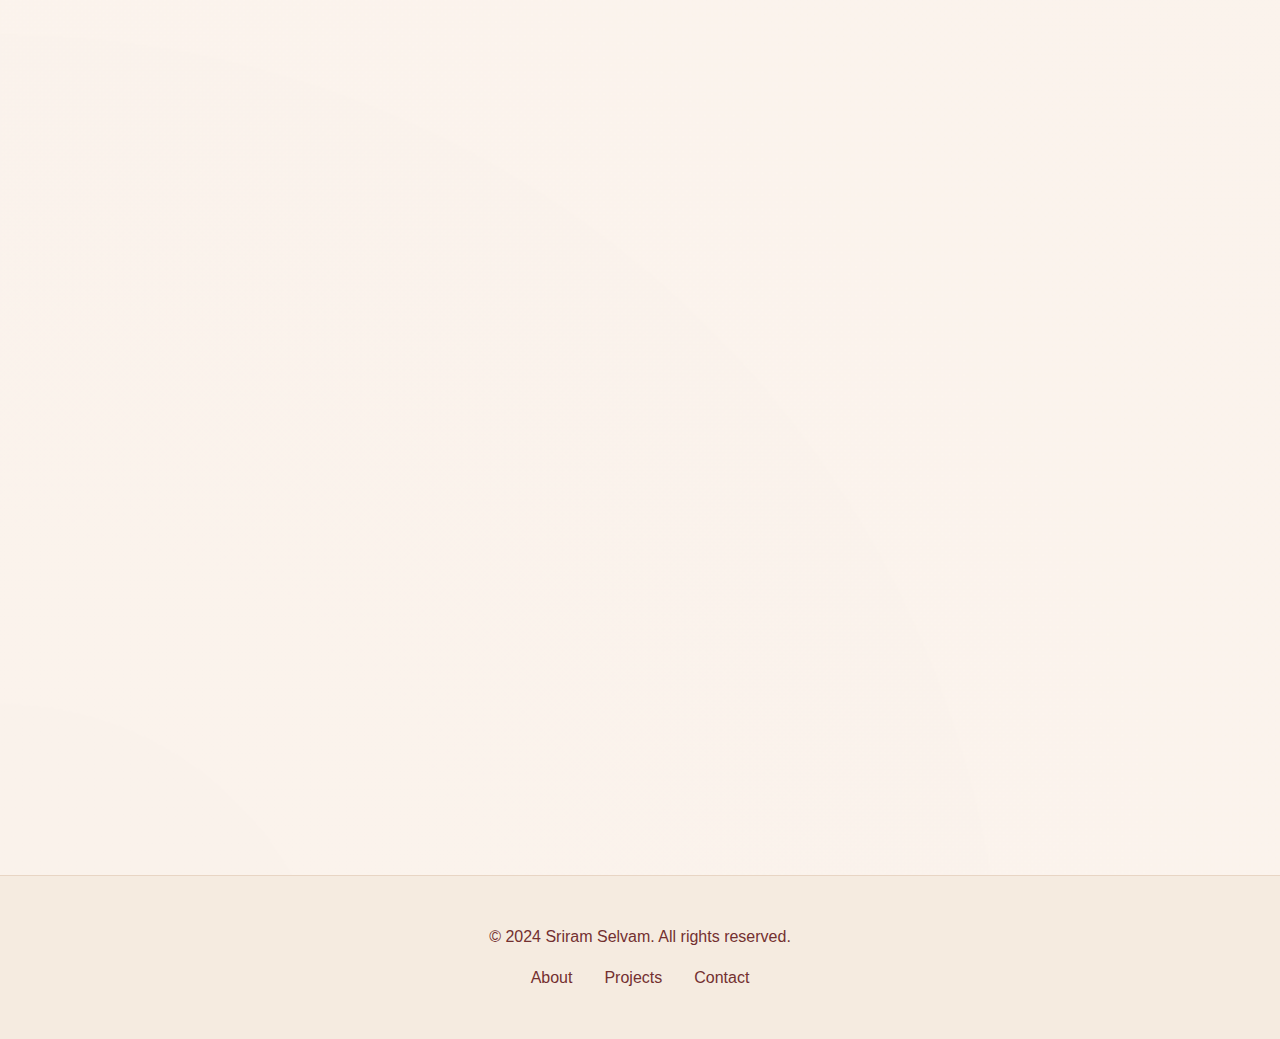
<file: home/index.html>
<!DOCTYPE html>
<html>
<head>
    <meta charset="utf-8">
    <meta http-equiv="refresh" content="0;url=/" />
    <link rel="canonical" href="/" />
    <title>Redirecting...</title>
    <script>
        window.location.href = "/";
    </script>
</head>
<body>
    <p>Redirecting to <a href="/">homepage</a>...</p>
</body>
</html>
</file>
<file: styles.css>
:root {
    --primary-color: #733030;
    --secondary-color: #A67B5B;
    --text-color: #733030;
    --light-text: #733030;
    --background: #FDF6F0;
    --section-bg: #F5EBE0;
    --border-color: #E8D5C4;
    --card-bg: rgba(255, 255, 255, 0.9);
    --accent-color: #D4B996;
    --gradient-start: #8B5A2B;
    --gradient-end: #A67B5B;
    --shadow-color: rgba(139, 90, 43, 0.1);
}

* {
    margin: 0;
    padding: 0;
    box-sizing: border-box;
}

body {
    font-family: -apple-system, BlinkMacSystemFont, 'Segoe UI', Roboto, Oxygen, Ubuntu, Cantarell, 'Open Sans', 'Helvetica Neue', sans-serif;
    line-height: 1.6;
    color: var(--text-color);
    background-color: var(--background);
    background-image: 
        radial-gradient(circle at 100% 0%, rgba(139, 90, 43, 0.03) 0%, transparent 50%),
        radial-gradient(circle at 0% 100%, rgba(166, 123, 91, 0.03) 0%, transparent 50%);
}

/* Apple-style Animations */
@keyframes fadeInUp {
    from {
        opacity: 0;
        transform: translateY(20px);
    }
    to {
        opacity: 1;
        transform: translateY(0);
    }
}

@keyframes fadeInDown {
    from {
        opacity: 0;
        transform: translateY(-20px);
    }
    to {
        opacity: 1;
        transform: translateY(0);
    }
}

@keyframes scaleIn {
    from {
        opacity: 0;
        transform: scale(0.95);
    }
    to {
        opacity: 1;
        transform: scale(1);
    }
}

@keyframes slideInRight {
    from {
        opacity: 0;
        transform: translateX(20px);
    }
    to {
        opacity: 1;
        transform: translateX(0);
    }
}

/* Apply animations to elements */
.hero-content h1 {
    animation: fadeInDown 0.8s cubic-bezier(0.2, 0.8, 0.2, 1);
}

.hero-content .subtitle {
    animation: fadeInUp 0.8s cubic-bezier(0.2, 0.8, 0.2, 1) 0.2s both;
}

.hero-content .skills {
    animation: fadeInUp 0.8s cubic-bezier(0.2, 0.8, 0.2, 1) 0.4s both;
}

.profile-container {
    animation: scaleIn 0.8s cubic-bezier(0.2, 0.8, 0.2, 1);
}

.section {
    animation: fadeInUp 0.8s cubic-bezier(0.2, 0.8, 0.2, 1);
}

.writing-item,
.media-item,
.project-card,
.timeline-item {
    animation: scaleIn 0.6s cubic-bezier(0.2, 0.8, 0.2, 1);
    transition: transform 0.3s cubic-bezier(0.2, 0.8, 0.2, 1),
                box-shadow 0.3s cubic-bezier(0.2, 0.8, 0.2, 1);
}

.writing-item:hover,
.media-item:hover,
.project-card:hover,
.timeline-item:hover {
    transform: translateY(-4px) scale(1.01);
    box-shadow: 0 12px 24px var(--shadow-color);
}

.button {
    transition: all 0.3s cubic-bezier(0.2, 0.8, 0.2, 1);
}

.button:hover {
    transform: translateY(-2px);
    box-shadow: 0 6px 12px var(--shadow-color);
}

.button:active {
    transform: translateY(0);
}

/* Typography Updates */
h1, h2, h3, h4, h5, h6 {
    font-family: -apple-system, BlinkMacSystemFont, 'Segoe UI', Roboto, Oxygen, Ubuntu, Cantarell, 'Open Sans', 'Helvetica Neue', sans-serif;
    font-weight: 600;
    letter-spacing: -0.02em;
}

.nav-name {
    font-weight: 600;
    letter-spacing: -0.01em;
}

/* Smooth Scrolling */
html {
    scroll-behavior: smooth;
}

/* Enhanced Hover Effects */
.nav-links a {
    position: relative;
    transition: color 0.3s cubic-bezier(0.2, 0.8, 0.2, 1);
}

.nav-links a::after {
    content: '';
    position: absolute;
    width: 0;
    height: 2px;
    bottom: -4px;
    left: 0;
    background: var(--primary-color);
    transition: width 0.3s cubic-bezier(0.2, 0.8, 0.2, 1);
}

.nav-links a:hover::after {
    width: 100%;
}

/* Card Hover Effects */
.writing-item,
.media-item,
.project-card,
.timeline-item {
    will-change: transform;
    backface-visibility: hidden;
}

/* Button Hover Effects */
.button {
    position: relative;
    overflow: hidden;
}

.button::after {
    content: '';
    position: absolute;
    top: 50%;
    left: 50%;
    width: 0;
    height: 0;
    background: rgba(255, 255, 255, 0.2);
    border-radius: 50%;
    transform: translate(-50%, -50%);
    transition: width 0.6s cubic-bezier(0.2, 0.8, 0.2, 1),
                height 0.6s cubic-bezier(0.2, 0.8, 0.2, 1);
}

.button:hover::after {
    width: 300px;
    height: 300px;
}

/* Navbar Styles */
.navbar {
    position: fixed;
    top: 1rem;
    left: 50%;
    transform: translateX(-50%);
    background: rgba(253, 246, 240, 0.95);
    backdrop-filter: blur(12px);
    z-index: 1000;
    border-radius: 2rem;
    box-shadow: 0 4px 12px var(--shadow-color);
    border: 1px solid rgba(139, 90, 43, 0.1);
    width: auto;
    min-width: 300px;
    transition: all 0.3s ease;
}

.navbar.expanded {
    min-width: 400px;
}

.nav-content {
    padding: 0.75rem 1.5rem;
    display: flex;
    justify-content: center;
    align-items: center;
    gap: 1.5rem;
    transition: all 0.3s ease;
}

.nav-name {
    font-size: 1.25rem;
    font-weight: 700;
    color: var(--primary-color);
    font-family: 'Playfair Display', serif;
    letter-spacing: -0.5px;
    opacity: 0;
    transform: translateY(-10px);
    transition: all 0.3s ease;
    white-space: nowrap;
    width: 0;
    overflow: hidden;
}

.nav-name.visible {
    opacity: 1;
    transform: translateY(0);
    width: auto;
    margin-right: 0.5rem;
}

.nav-links {
    display: flex;
    gap: 2rem;
}

.nav-links a {
    color: var(--text-color);
    text-decoration: none;
    font-weight: 500;
    font-size: 0.95rem;
    transition: all 0.3s ease;
    position: relative;
}

.nav-links a::after {
    content: '';
    position: absolute;
    width: 0;
    height: 2px;
    bottom: -4px;
    left: 0;
    background: var(--primary-color);
    transition: width 0.3s ease;
}

.nav-links a:hover::after {
    width: 100%;
}

/* Hero Section */
.hero {
    min-height: 70vh;
    display: flex;
    align-items: center;
    justify-content: center;
    text-align: left;
    background: linear-gradient(135deg, #FDF6F0 0%, #F5EBE0 100%);
    position: relative;
    overflow: hidden;
    padding: 2rem;
}

.hero::before {
    content: '';
    position: absolute;
    width: 200%;
    height: 200%;
    background: 
        radial-gradient(circle at 20% 20%, rgba(139, 90, 43, 0.05) 0%, transparent 50%),
        radial-gradient(circle at 80% 80%, rgba(166, 123, 91, 0.05) 0%, transparent 50%);
    animation: rotate 30s linear infinite;
}

@keyframes rotate {
    from { transform: rotate(0deg); }
    to { transform: rotate(360deg); }
}

.hero-content {
    position: relative;
    z-index: 1;
    padding: 2rem;
    max-width: 1200px;
    display: flex;
    align-items: center;
    gap: 4rem;
}

.hero-text {
    flex: 1;
}

.hero-content h1 {
    font-size: 4rem;
    font-weight: 800;
    margin-bottom: 1.5rem;
    color: var(--primary-color);
    font-family: 'Playfair Display', serif;
    letter-spacing: -1px;
}

.subtitle {
    font-size: 1.25rem;
    color: var(--light-text);
    margin-bottom: 2rem;
    font-weight: 400;
    line-height: 1.6;
    max-width: 700px;
    margin-left: auto;
    margin-right: auto;
}

.social-links {
    display: flex;
    justify-content: center;
    gap: 2rem;
}

.social-links a {
    color: var(--text-color);
    font-size: 1.5rem;
    transition: all 0.3s ease;
    padding: 0.75rem;
    border-radius: 50%;
    background: var(--card-bg);
    box-shadow: 0 4px 6px var(--shadow-color);
}

.social-links a:hover {
    color: var(--primary-color);
    transform: translateY(-3px);
    box-shadow: 0 6px 12px var(--shadow-color);
}

/* Section Styles */
.section {
    padding: 6rem 2rem;
    max-width: 1200px;
    margin: 0 auto;
    position: relative;
}

.section:nth-child(even) {
    background-color: var(--section-bg);
}

.section h2 {
    font-size: 3rem;
    margin-bottom: 2rem;
    text-align: center;
    color: var(--primary-color);
    font-weight: 700;
    font-family: 'Playfair Display', serif;
    letter-spacing: -0.5px;
}

.content {
    max-width: 900px;
    margin: 0 auto;
}

/* Button Styles */
.button {
    display: inline-block;
    padding: 1rem 2rem;
    background: var(--primary-color);
    color: white;
    text-decoration: none;
    border-radius: 2rem;
    font-weight: 500;
    transition: all 0.3s ease;
    box-shadow: 0 4px 6px var(--shadow-color);
}

.button:hover {
    transform: translateY(-2px);
    box-shadow: 0 6px 12px var(--shadow-color);
    background: var(--secondary-color);
}

/* Grid Layouts */
.writing-grid,
.media-grid,
.projects-grid {
    display: grid;
    grid-template-columns: repeat(auto-fit, minmax(320px, 1fr));
    gap: 2.5rem;
    margin-top: 2rem;
}

/* Card Styles */
.writing-item,
.media-item,
.project-card {
    background: var(--card-bg);
    padding: 2.5rem;
    border-radius: 1.5rem;
    box-shadow: 0 4px 6px var(--shadow-color);
    transition: all 0.3s ease;
    border: 1px solid rgba(139, 90, 43, 0.1);
}

.writing-item:hover,
.media-item:hover,
.project-card:hover {
    transform: translateY(-5px);
    box-shadow: 0 8px 16px var(--shadow-color);
}

/* Timeline Styles */
.timeline {
    position: relative;
    max-width: 900px;
    margin: 0 auto;
}

.timeline-item {
    padding: 2.5rem;
    background: var(--card-bg);
    border-radius: 1.5rem;
    margin-bottom: 2.5rem;
    box-shadow: 0 4px 6px var(--shadow-color);
    border: 1px solid rgba(139, 90, 43, 0.1);
    transition: all 0.3s ease;
}

.timeline-item:hover {
    transform: translateX(5px);
    box-shadow: 0 8px 16px var(--shadow-color);
}

/* Tech Stack Tags */
.tech-stack {
    display: none;
    flex-wrap: wrap;
    gap: 0.75rem;
    margin: 1.5rem 0;
}

.tech-tag {
    background: rgba(99, 102, 241, 0.1);
    padding: 0.5rem 1rem;
    border-radius: 2rem;
    font-size: 0.875rem;
    color: var(--primary-color);
    font-weight: 500;
}

/* Footer Styles */
footer {
    background: var(--section-bg);
    padding: 3rem 2rem;
    text-align: center;
    color: var(--light-text);
    border-top: 1px solid var(--border-color);
}

/* Responsive Design */
@media (max-width: 768px) {
    .navbar {
        top: 0;
        left: 0;
        right: 0;
        transform: none;
        border-radius: 0;
        width: 100%;
    }

    .navbar.expanded {
        min-width: 100%;
    }

    .nav-content {
        padding: 0.75rem 1rem;
        justify-content: space-between;
    }

    .hero-content {
        flex-direction: column;
        text-align: center;
        gap: 2rem;
    }

    .project-card {
        flex-direction: column;
        text-align: center;
    }

    .project-image {
        width: 100%;
        height: 200px;
    }

    .nav-links {
        display: none;
    }
    
    .hero-content h1 {
        font-size: 3rem;
    }
    
    .section {
        padding: 5rem 1.5rem;
    }
    
    .section h2 {
        font-size: 2.5rem;
    }
    
    .writing-grid,
    .media-grid,
    .projects-grid {
        grid-template-columns: 1fr;
    }
}

/* Animations */
.animate-element {
    opacity: 0;
    transform: translateY(20px);
    transition: opacity 0.6s ease-out, transform 0.6s ease-out;
}

.animate-in {
    opacity: 1;
    transform: translateY(0);
}

/* Staggered animations for different elements */
.section h2.animate-element {
    transition-delay: 0.1s;
}

.section p.animate-element {
    transition-delay: 0.2s;
}

.writing-item.animate-element,
.media-item.animate-element,
.project-card.animate-element,
.timeline-item.animate-element {
    transition-delay: 0.3s;
}

/* Hero section specific animations */
.hero-content h1 {
    animation: fadeInDown 0.8s ease-out;
}

.hero-content .subtitle {
    animation: fadeInUp 0.8s ease-out 0.2s both;
}

.hero-content .skills {
    animation: fadeInUp 0.8s ease-out 0.4s both;
}

@keyframes fadeInDown {
    from {
        opacity: 0;
        transform: translateY(-20px);
    }
    to {
        opacity: 1;
        transform: translateY(0);
    }
}

@keyframes fadeInUp {
    from {
        opacity: 0;
        transform: translateY(20px);
    }
    to {
        opacity: 1;
        transform: translateY(0);
    }
}

/* Lead Text */
.lead {
    font-size: 1.25rem;
    line-height: 1.8;
    color: var(--light-text);
    margin-bottom: 2rem;
}

/* Skills Section */
.skills {
    display: flex;
    flex-wrap: wrap;
    gap: 1rem;
    margin-top: 2rem;
    justify-content: flex-start;
}

.skill-tag {
    display: inline-block;
    padding: 0.5rem 1rem;
    background: rgba(139, 90, 43, 0.1);
    color: var(--primary-color);
    border-radius: 1rem;
    font-size: 0.875rem;
    font-weight: 500;
    margin-bottom: 0.5rem;
    border: none;
    box-shadow: none;
    transition: background-color 0.3s ease;
}

.skill-tag:hover {
    background: rgba(139, 90, 43, 0.15);
    transform: none;
    box-shadow: none;
}

/* Category and Source Tags */
.category,
.source {
    display: inline-block;
    padding: 0.5rem 1rem;
    background: rgba(139, 90, 43, 0.1);
    color: var(--primary-color);
    border-radius: 1rem;
    font-size: 0.875rem;
    font-weight: 500;
    margin-bottom: 1rem;
}

/* Project Header */
.project-header {
    display: flex;
    justify-content: space-between;
    align-items: center;
    margin-bottom: 1.5rem;
}

.project-header h3 {
    margin: 0;
    font-size: 1.5rem;
    color: var(--primary-color);
    margin-right: 10px;
}

.status {
    background: rgba(139, 90, 43, 0.1);
    color: var(--primary-color);
    padding: 0.5rem 1rem;
    border-radius: 1rem;
    font-size: 0.875rem;
    font-weight: 500;
}

/* Project Links */
.project-links {
    display: flex;
    gap: 1rem;
    margin-top: 1.5rem;
}

.button.secondary {
    background: transparent;
    border: 2px solid var(--primary-color);
    color: var(--primary-color);
}

.button.secondary:hover {
    background: rgba(99, 102, 241, 0.1);
}

/* Timeline Header */
.timeline-header {
    display: flex;
    justify-content: space-between;
    align-items: center;
    margin-bottom: 1rem;
}

.duration {
    color: var(--light-text);
    font-size: 0.95rem;
}

/* Achievements List */
.achievements {
    margin-top: 1.5rem;
}

.achievements ul {
    list-style: none;
    padding: 0;
}

.achievements li {
    position: relative;
    padding-left: 1.5rem;
    margin-bottom: 0.75rem;
    color: var(--light-text);
}

.achievements li::before {
    content: '→';
    position: absolute;
    left: 0;
    color: var(--primary-color);
}

/* Resume Actions */
.resume-actions {
    display: flex;
    gap: 1rem;
    margin-top: 2rem;
}

/* Footer Links */
.footer-links {
    display: flex;
    justify-content: center;
    gap: 2rem;
    margin-top: 1rem;
}

.footer-links a {
    color: var(--light-text);
    text-decoration: none;
    transition: color 0.3s ease;
}

.footer-links a:hover {
    color: var(--primary-color);
}

/* Thesis Tags */
.thesis-tags {
    display: flex;
    gap: 0.75rem;
    margin: 1.5rem 0;
}

.tag {
    background: rgba(99, 102, 241, 0.1);
    color: var(--primary-color);
    padding: 0.5rem 1rem;
    border-radius: 1rem;
    font-size: 0.875rem;
    font-weight: 500;
}

/* Description Text */
.description {
    color: var(--light-text);
    line-height: 1.7;
    margin: 1rem 0;
}

/* Button Icons */
.button i {
    margin-left: 0.5rem;
    transition: transform 0.3s ease;
}

.button:hover i {
    transform: translateX(4px);
}

/* Responsive Adjustments */
@media (max-width: 768px) {
    .project-links,
    .resume-actions {
        flex-direction: column;
    }
    
    .skills {
        justify-content: center;
    }
    
    .footer-links {
        flex-direction: column;
        gap: 1rem;
        align-items: center;
    }
}

.hero .skills {
    justify-content: flex-start;
    margin-top: 2rem;
}

/* Profile Picture */
.profile-container {
    width: 300px;
    height: 300px;
    margin: 0 auto 2rem;
    border-radius: 50%;
    overflow: hidden;
    border: 4px solid var(--card-bg);
    box-shadow: 0 8px 16px var(--shadow-color);
}

.profile-picture {
    width: 100%;
    height: 100%;
    object-fit: cover;
    transition: transform 0.3s ease;
}

.profile-picture:hover {
    transform: scale(1.05);
}

/* Carousel Controls */
.carousel-controls {
    display: flex;
    justify-content: space-between;
    align-items: center;
    position: absolute;
    top: 50%;
    left: 0;
    right: 0;
    transform: translateY(-50%);
    pointer-events: none;
    z-index: 10;
}

.carousel-prev,
.carousel-next {
    background: var(--card-bg);
    border: none;
    width: 48px;
    height: 48px;
    border-radius: 50%;
    display: flex;
    align-items: center;
    justify-content: center;
    cursor: pointer;
    transition: all 0.3s ease;
    box-shadow: 0 4px 6px var(--shadow-color);
    pointer-events: auto;
    margin: 0 1rem;
}

.carousel-prev:hover,
.carousel-next:hover {
    background: var(--primary-color);
    color: white;
    transform: translateY(-2px);
    box-shadow: 0 6px 12px var(--shadow-color);
}

/* Content wrapper for carousel */
.content {
    position: relative;
    max-width: 1200px;
    margin: 0 auto;
    padding: 0 2rem;
    overflow: visible;
}

/* Hide scrollbar but keep functionality */
.writing-grid {
    -ms-overflow-style: none;  /* IE and Edge */
    scrollbar-width: none;  /* Firefox */
}

.writing-grid::-webkit-scrollbar {
    display: none;  /* Chrome, Safari and Opera */
}

/* Responsive adjustments */
@media (max-width: 768px) {
    .writing-item {
        min-width: 300px;
        flex: 0 0 300px;
    }
    
    .carousel-prev,
    .carousel-next {
        width: 40px;
        height: 40px;
        margin: 0 0.5rem;
    }
}

/* Media Grid Adjustments */
.media-grid {
    display: grid;
    grid-template-columns: repeat(2, 1fr);
    gap: 2.5rem;
    margin-top: 3rem;
}

/* Writing Grid Adjustments */
.writing-grid {
    display: flex;
    gap: 2.5rem;
    margin-top: 3rem;
    overflow-x: hidden;
    position: relative;
    padding: 0 1rem;
    scroll-behavior: smooth;
    margin-bottom: 2rem;
}

.writing-item {
    display: flex;
    flex-direction: column;
    height: 100%;
    min-height: 400px;
    min-width: 350px;
    flex: 0 0 350px;
    scroll-snap-align: start;
}

/* Projects Grid */
.projects-grid {
    display: flex;
    flex-direction: column;
    gap: 2.5rem;
    margin-top: 3rem;
}

.project-card {
    padding: 2.5rem;
    background: var(--card-bg);
    border-radius: 1.5rem;
    box-shadow: 0 4px 6px var(--shadow-color);
    transition: all 0.3s ease;
    border: 1px solid rgba(139, 90, 43, 0.1);
}

.project-card:hover {
    transform: translateX(5px);
    box-shadow: 0 8px 16px var(--shadow-color);
}

.project-title-group {
    display: flex;
    align-items: center;
    gap: 1rem;
}

.project-logo {
    width: 32px;
    height: 32px;
    object-fit: contain;
}

.project-content {
    width: 100%;
}

/* View More Container */
.view-more-container {
    text-align: center;
    margin-top: 4rem;
    padding: 2rem 0;
    position: relative;
    z-index: 1;
}

.view-more-container .button {
    display: inline-flex;
    align-items: center;
    justify-content: center;
    min-width: 200px;
}
</file>
